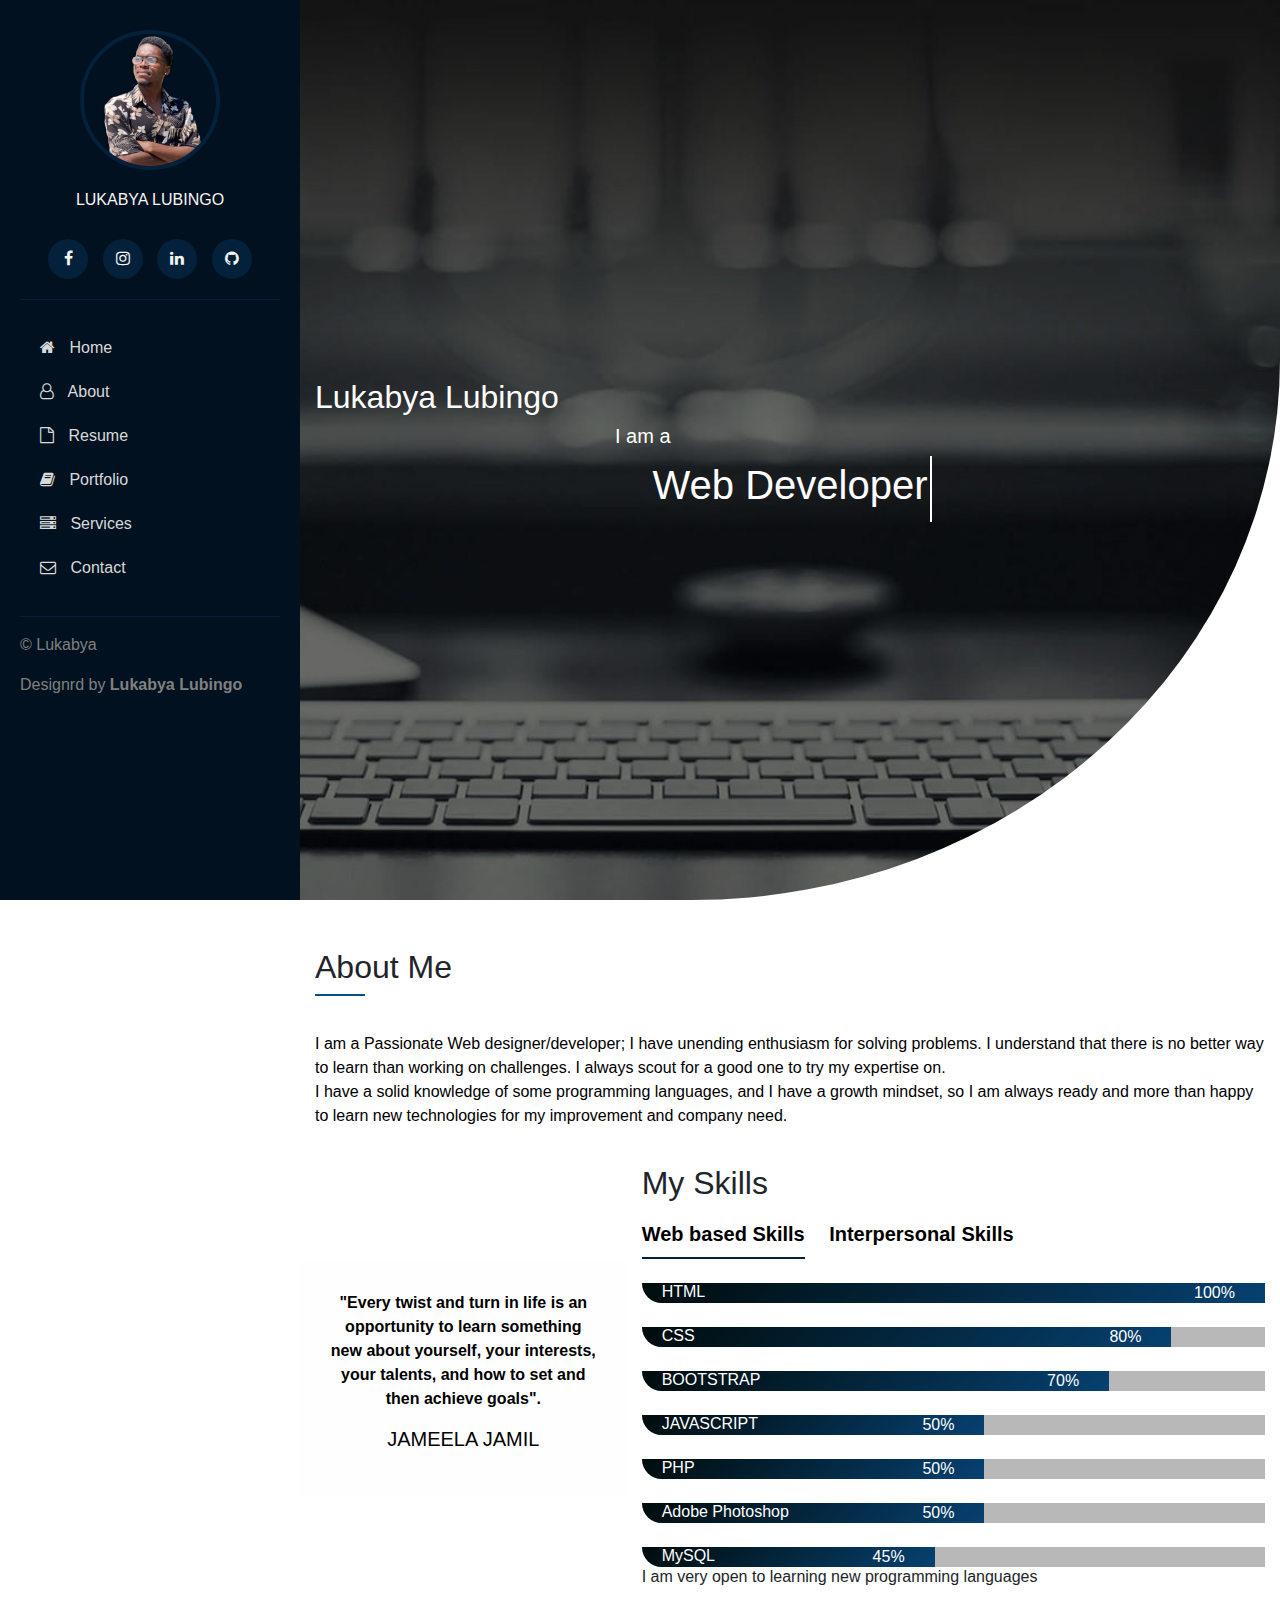
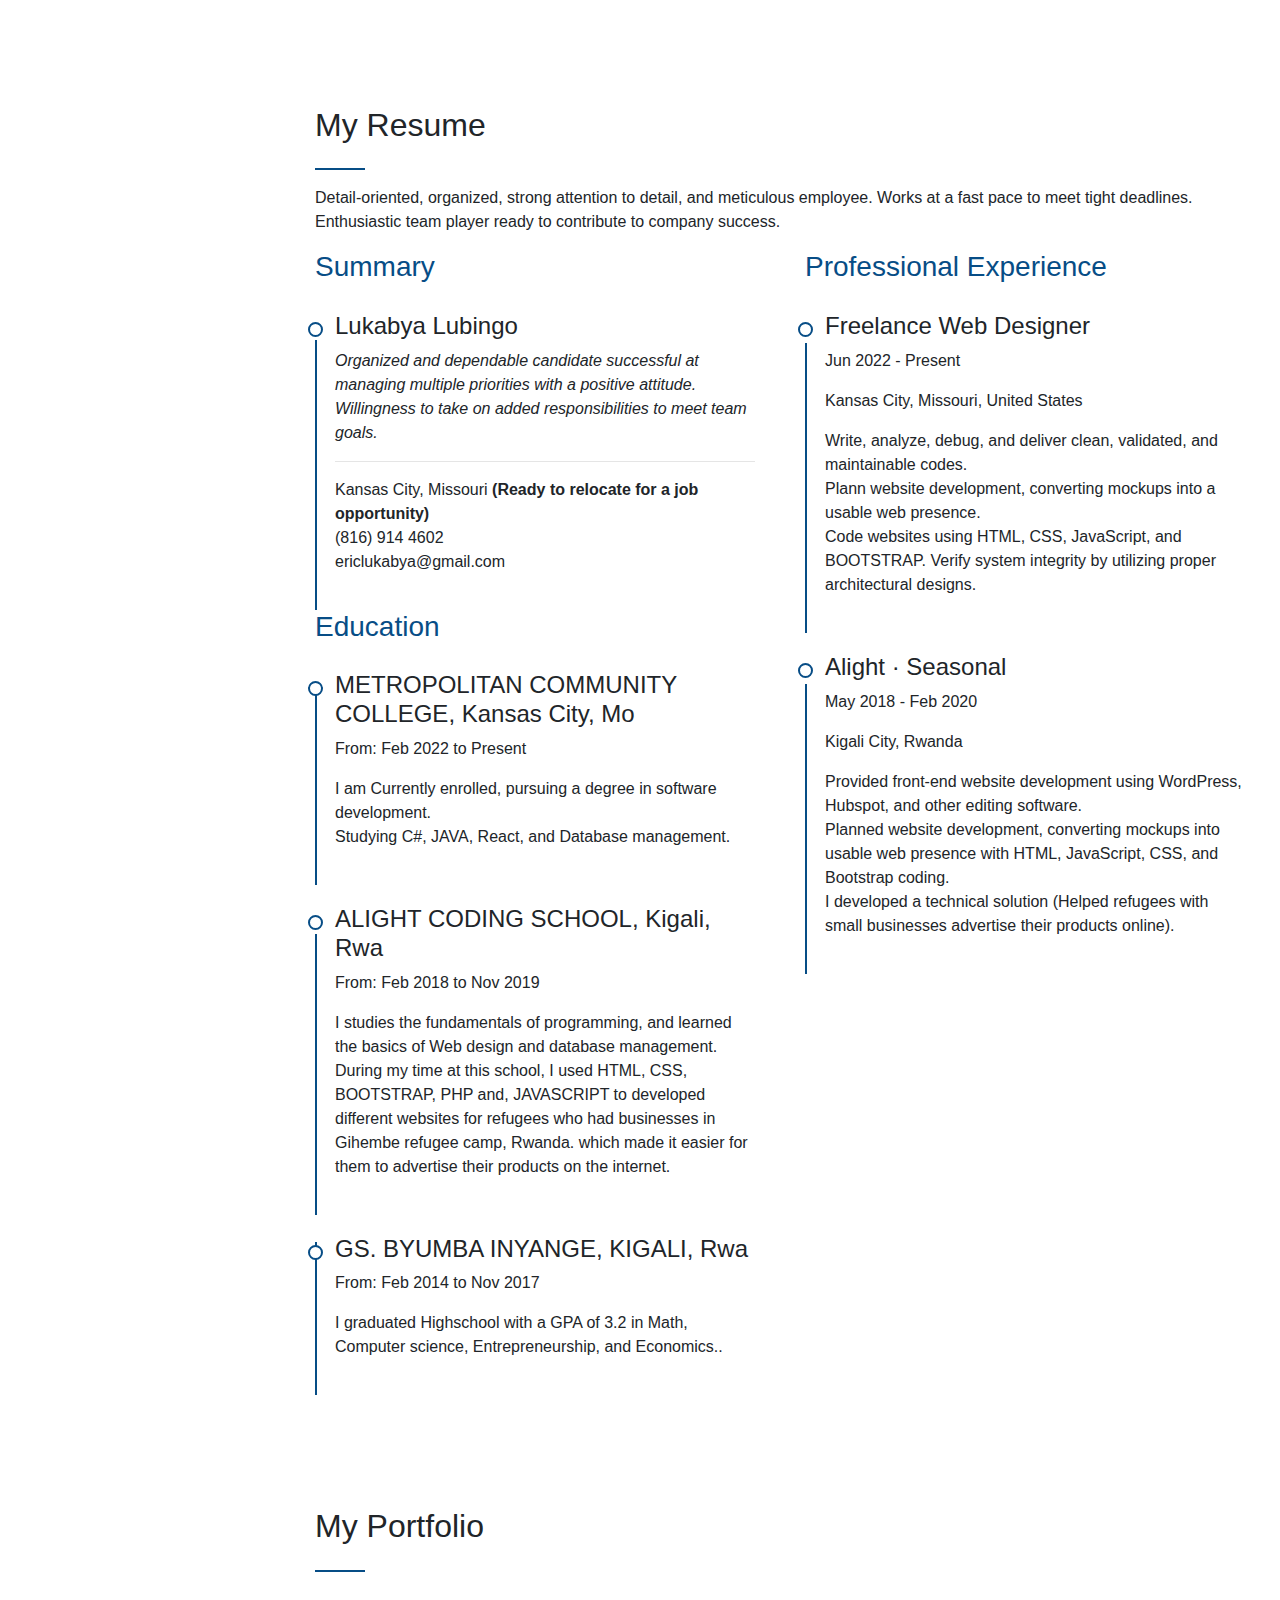
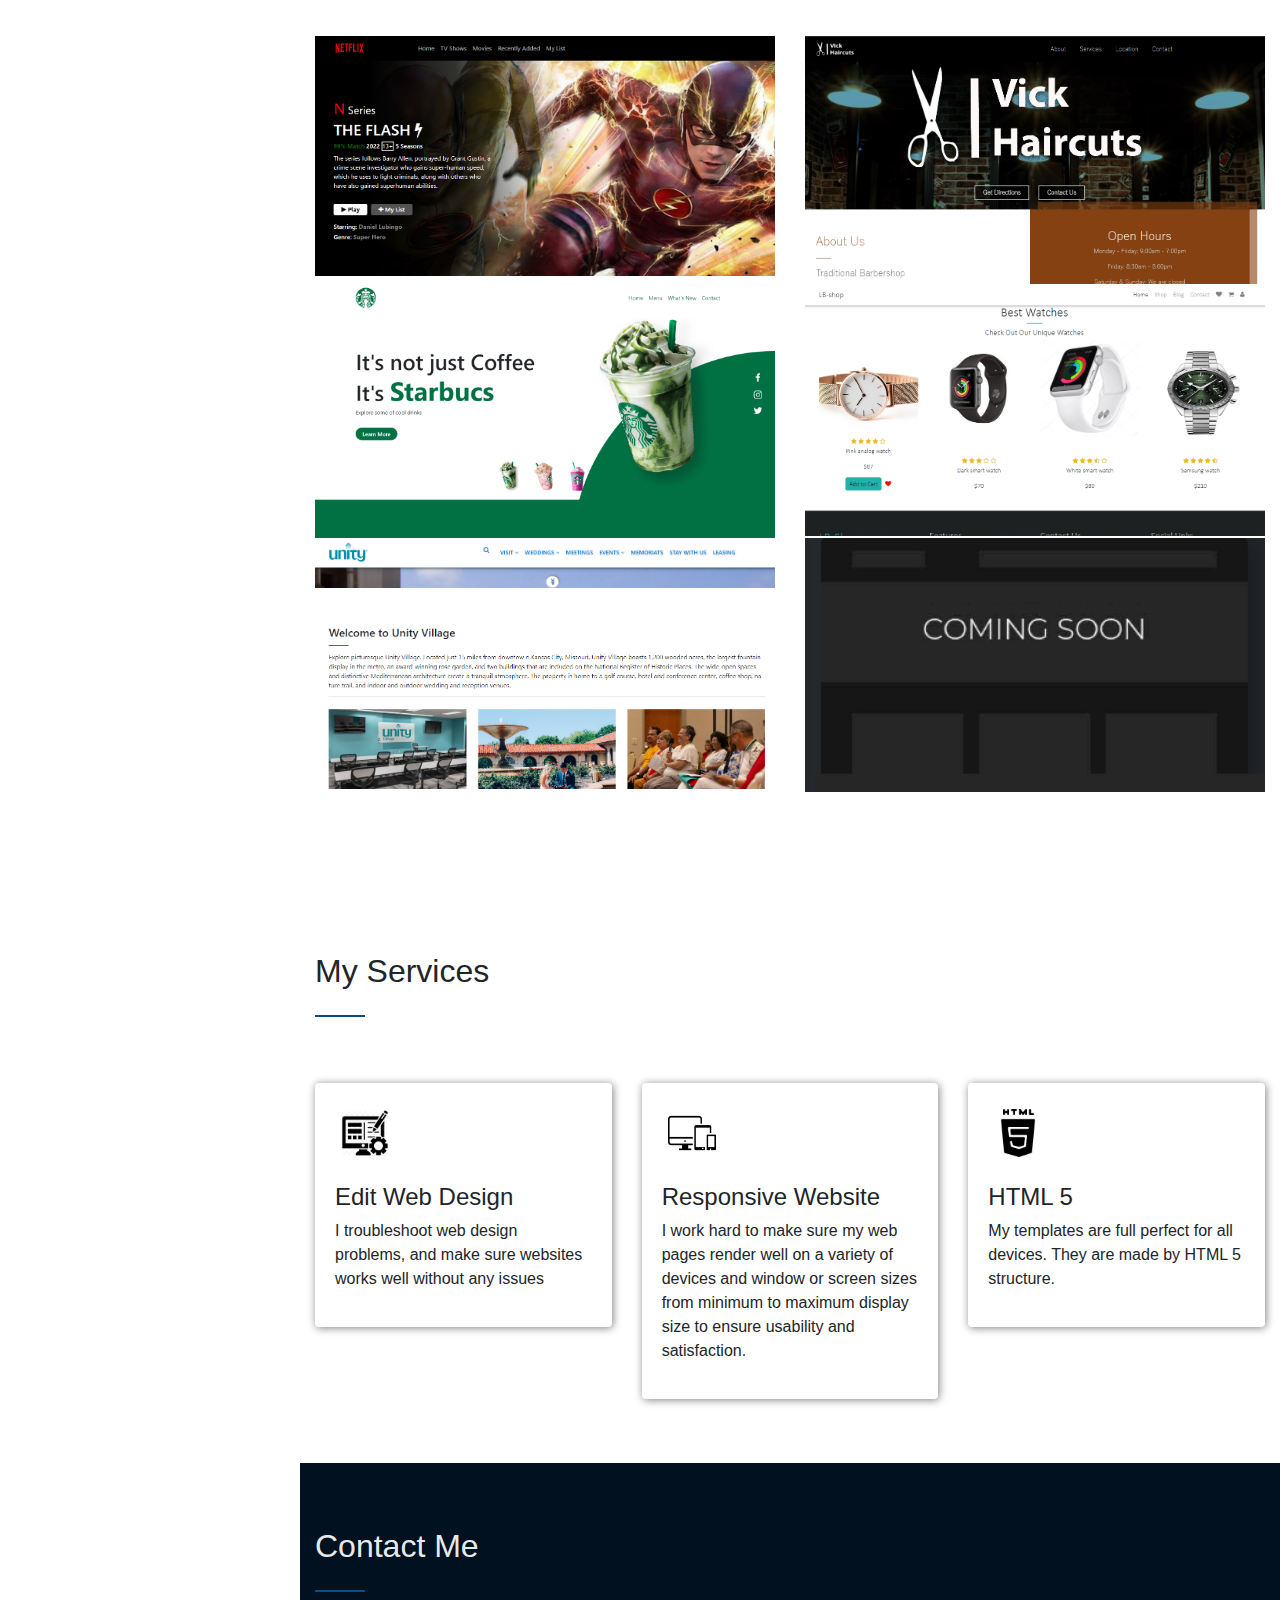
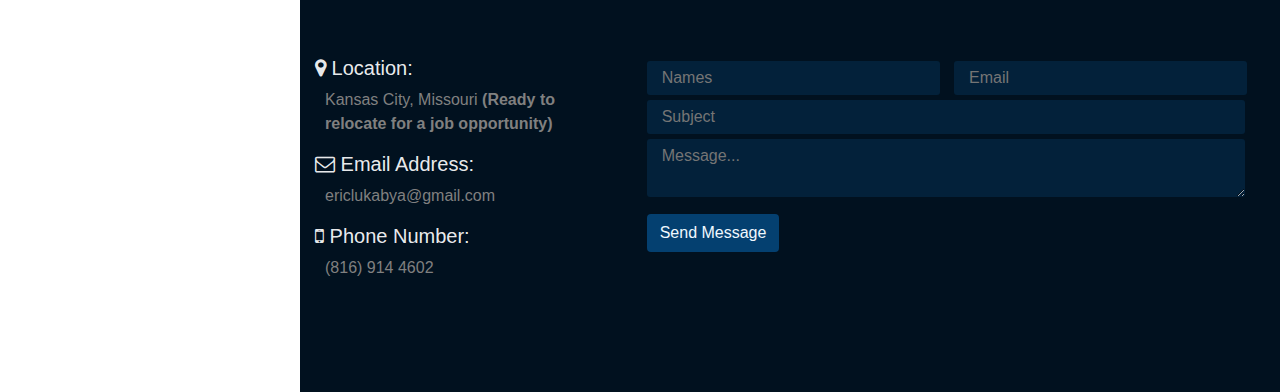
<file: index.html>
<!DOCTYPE html>
<html lang="en">
<head>
    <meta charset="UTF-8">
    <meta http-equiv="X-UA-Compatible" content="IE=edge">
    <meta name="viewport" content="width=device-width, initial-scale=1.0">
    <link rel="stylesheet" href="https://cdnjs.cloudflare.com/ajax/libs/font-awesome/4.7.0/css/font-awesome.min.css">
    <link rel="stylesheet" href="https://cdn.jsdelivr.net/npm/bootstrap@4.0.0/dist/css/bootstrap.min.css" integrity="sha384-Gn5384xqQ1aoWXA+058RXPxPg6fy4IWvTNh0E263XmFcJlSAwiGgFAW/dAiS6JXm" crossorigin="anonymous">
    <link rel="stylesheet" href="assets/css/style.css">
    <link rel="stylesheet" href="assets/css/responsive.css">
    <title>My Portfolio</title>
</head>
<body>
    <!---------------------------------------------- Navbar ---------------------------------------------->
    <input type="checkbox" name="checkNav" id="checkNav" style="display: none;">
    <label class="navBtn" for="checkNav"><i class="fa fa-bars"></i></label>
    <section id="navbar">
        <div id="nav">
            <div class="nav-head text-center">
                <img src="assets/images/myphoto.png" alt="">
                <h6>LUKABYA LUBINGO</h6>
                <button><i class="fa fa-facebook"></i></button>
                <button><i class="fa fa-instagram"></i></button>
                <a href="https://www.linkedin.com/in/lukabya-lubingo-114a54277/">
                    <button><i class="fa fa-linkedin"></i></button>
                </a>
                <a href="https://github.com/lukaby-eric">
                    <button><i class="fa fa-github"></i></button>
                </a>
            </div><p id="hr-line"></p>
            <ul id="myUl">
                <li><a href="#home"><i class="fa fa-home"></i> Home</a></li>
                <li><a href="#about"><i class="fa fa-user-o"></i> About</a></li>
                <li><a href="#resume"><i class="fa fa-file-o"></i> Resume</a></li>
                <li><a href="#portfolio"><i class="fa fa-book"></i> Portfolio</a></li>
                <li><a href="#services"><i class="fa fa-server"></i> Services</a></li>
                <li><a href="#footer"><i class="fa fa-envelope-o"></i> Contact</a></li>
                
            </ul><p id="hr-line"></p>
            <div class="lastcontent">
                <p>&copy; Lukabya</p>
                <p>Designrd by <b>Lukabya Lubingo</b></p>
            </div>
        </div>
    </section>

<section id="all-pages">

</section>
    <section id="all-pages">
        <!---------------------------------------------- Home ---------------------------------------------->
        <section id="home">
            <div class="container">
                <h2>Lukabya Lubingo</h2>
                <div id="home-descr">
                    <h5>I am a </h5> 
                    <div id="who-iam">
                        <div id="web-designer"><h1>Web Developer</h1></div>
                    </div>
                </div>
            </div>
        </section>



        <!---------------------------------------------- About ---------------------------------------------->

        <section id="about">
            <div class="container py-5">
                <div class="aboutme">
                    <h2>About Me</h2> <p id="titleLine"></p>
                    <div id="about-content">
                        <p>I am a Passionate Web designer/developer; I have unending enthusiasm 
                            for solving problems. I understand that there is no better way to
                             learn than working on challenges.
                              I always scout for a good one to try my expertise on. <br>
                              I have a solid knowledge of some programming languages, and I have a growth mindset, so I am
                               always ready and more than happy to learn new technologies for my
                              improvement and company need.
                            </p>
                    </div>
                </div>

                <div class="row">
                    <div class="col-md-4">
                        <p>"Every twist and turn in life is an opportunity to learn something
                            new about yourself, your interests, your talents, and how to set 
                            and then achieve goals".
                            <br> <h5>JAMEELA JAMIL</h5>
                        </p>
                    </div>
                    <div class="col-md-8">
                        <h2>My Skills</h2>
                        <button class="buttonn py-2" onclick="codingskills()" id="coding-btn">Web based Skills</button>
                        <button class="buttonn py-2" onclick="personalskills()" id="personal-btn">Interpersonal Skills</button>
                        <div id="skills">
                            <div class="skill">
                                <div class="skill-title">HTML</div>
                                <div class="skill-range"></div>
                                <div class="html skill-perentage">100%</div>
                            </div>
    
                            <div class="skill">
                                <div class="skill-title">CSS</div>
                                <div class="skill-range"></div>
                                <div class="css skill-perentage">80%</div>
                            </div>
    
                            <div class="skill">
                                <div class="skill-title">BOOTSTRAP</div>
                                <div class="skill-range"></div>
                                <div class="bs skill-perentage">70%</div>
                            </div>
    
                            <div class="skill">
                                <div class="skill-title">JAVASCRIPT</div>
                                <div class="skill-range"></div>
                                <div class="js skill-perentage">50%</div>
                            </div>
    
                            <div class="skill">
                                <div class="skill-title">PHP</div>
                                <div class="skill-range"></div>
                                <div class="php skill-perentage">50%</div>
                            </div>

                            <div class="skill">
                                <div class="skill-title">Adobe Photoshop</div>
                                <div class="skill-range"></div>
                                <div class="php skill-perentage">50%</div>
                            </div>
    
                            <div class="skill">
                                <div class="skill-title">MySQL</div>
                                <div class="skill-range"></div>
                                <div class="sql skill-perentage">45%</div>
                            </div>
    
                            <!-- <div class="skill">
                                <div class="skill-title">Python</div>
                                <div class="skill-range"></div>
                                <div class="react skill-perentage">25%</div>
                            </div>-->
                        </div>

                        <!--  -->
                        <div id="personal">
                            <div class="py-3">
                                <ul>
                                    <li>Communication Skills</li>
                                    <li>Strong attention to detail</li>
                                    <li>Quick learner</li>
                                    <li>Team worker</li>
                                </ul>
                            </div>
                        </div>
                        <h6>I am very open to learning new programming languages</h6>
                    </div>
                </div>
            </div>
        </section>
<!---------------------------------------------- Resume ---------------------------------------------->

<section id="resume">
    <div class="container py-5">
        <h2 class="py-3">My Resume</h2><p id="titleLine"></p>
        <p>
            Detail-oriented, organized, strong attention to detail, 
            and meticulous employee. Works at a fast pace to meet tight deadlines. 
            Enthusiastic team player ready to contribute to company success. 
        </p>

        <div class="row">
            <div class="col-lg-6">
                <div class="content">
                    <h3>Summary</h3>
                    <div id="resume-content">
                        <h4>Lukabya Lubingo</h4>
                        <i>Organized and dependable candidate successful at 
                            managing multiple priorities with a positive
                             attitude. Willingness to take on added 
                             responsibilities to meet team goals.</i> <hr>

                        <ul>
                            <li>Kansas City, Missouri <b>(Ready to relocate for a job opportunity)</b></li>
                            <li>(816) 914 4602</li>
                            <li>ericlukabya@gmail.com</li>
                        </ul>
                    </div>
                </div>

                <div class="content">
                    <h3>Education</h3>
                    <div id="resume-content">
                        <h4>METROPOLITAN COMMUNITY COLLEGE, Kansas City, Mo</h4>
                        <p id="year">From: Feb 2022 to Present</p>
                        <p id="descr">I am Currently enrolled, pursuing a degree in software development.
                            <br>Studying C#, JAVA, React, and Database management.
                        </p>

                    </div>
                    <div id="resume-content">
                        <h4>ALIGHT CODING SCHOOL, Kigali, Rwa</h4>
                        <p id="year">From: Feb 2018 to Nov 2019</p>
                        <p id="descr">I studies the fundamentals of programming,
                            and learned the basics of Web design and database management.<br>
                            During my time at this school, I used HTML, CSS, BOOTSTRAP, PHP and, JAVASCRIPT to 
                            developed different websites for refugees who had businesses in Gihembe refugee camp, 
                            Rwanda. which made it easier for them to advertise 
                            their products on the internet.</p>
                    </div>
                    <div id="resume-content">
                        <h4>GS. BYUMBA INYANGE, KIGALI, Rwa</h4>
                        <p id="year">From: Feb 2014 to Nov 2017</p>
                        <p id="descr">I graduated Highschool with a GPA of 3.2 in Math, 
                            Computer science, Entrepreneurship, and Economics..</p>
                    </div>
                </div>
                
            </div>

            <div class="col-lg-6">
                <div class="content">
                    <h3>Professional Experience</h3>
                    <div id="resume-content">
                        <h4>Freelance Web Designer</h4>
                        <p id="year">Jun 2022 - Present</p>
                        <p id="place">Kansas City, Missouri, United States</p>
                        <p>Write, analyze, debug, and deliver clean, validated, and maintainable codes.<br>
                            Plann website development, converting mockups
                             into a usable web presence. <br>
                            Code websites using HTML, CSS, JavaScript, and BOOTSTRAP.
                            Verify system integrity by utilizing proper architectural
                             designs.</p>
                    </div>
                
                    <div id="resume-content">
                        <h4>Alight · Seasonal</h4>
                        <p id="year">May 2018 - Feb 2020</p>
                        <p id="place">Kigali City, Rwanda</p>
                        <p>Provided front-end website development using WordPress, 
                            Hubspot, and other editing software. <br>
                            Planned website development, converting mockups into 
                            usable web presence with HTML, JavaScript, CSS, and Bootstrap coding. <br>
                            I developed a technical solution 
                            (Helped refugees with small businesses advertise their products online).</p>

                    </div>
                </div>
                
            </div>
            
        </div>
    </div>
</section>

<!---------------------------------------------- Portfolio ---------------------------------------------->



<section id="portfolio">
    <div class="container py-5">
        <h2 class="py-3">My Portfolio</h2><p id="titleLine"></p>
        <div class="row py-5">
            <div class="col-lg-6">
                <div class="Cont">
                    <div class="cont-img">
                        <img width="100%" src="assets/images/flash.png" alt="">
                        <div class="cont-btn">
                            <a href="assets/projects/netflix/index.html">
                                <button><i class="fa fa-plus"></i> Demo</button>
                            </a>    
                            <a href="https://lukaby-eric.github.io/netflix/">
                                <button><i class="fa fa-github"></i> Github</button>
                            </a>
                        </div>
                    </div>
                </div>
            </div>
            <div class="col-lg-6">
                <div class="Cont">
                    <div class="cont-img">
                        <img width="100%" src="assets/images/vick.png" alt="">
                        <div class="cont-btn">
                            <a href="assets/projects/victor/index.html">
                                <button><i class="fa fa-plus"></i> Demo</button>
                            </a> 
                            <a href="https://lukaby-eric.github.io/vick/">
                                <button><i class="fa fa-github"></i> Github</button>
                            </a>
                        </div>
                    </div>
                </div>
            </div>
            <div class="col-lg-6">
                <div class="Cont">
                    <div class="cont-img">
                        <img width="100%" src="assets/images/starb.png" alt="">
                        <div class="cont-btn">
                            <a href="assets/projects/starbucks/index.html">
                                <button><i class="fa fa-plus"></i> Demo</button>
                            </a> 
                            <a href="https://lukaby-eric.github.io/starbucks/">
                                <button><i class="fa fa-github"></i> Github</button>
                            </a>
                        </div>
                    </div>
                </div>
            </div>
            <div class="col-lg-6">
                <div class="Cont">
                    <div class="cont-img">
                        <img width="100%" src="assets/images/shop.png" alt="">
                        <div class="cont-btn">
                            <a href="assets/projects/shopping/index.html">
                                <button><i class="fa fa-plus"></i> Demo</button>
                            </a> 
                            <a href="https://lukaby-eric.github.io/lbshop/">
                                <button><i class="fa fa-github"></i> Github</button>
                            </a>
                        </div>
                    </div>
                </div>
            </div>
            <div class="col-lg-6">
                <div class="Cont">
                    <div class="cont-img">
                        <img width="100%" src="assets/images/unity.png" alt="">
                        <div class="cont-btn">
                            <a href="assets/projects/unity/index.html">
                                <button><i class="fa fa-plus"></i> Demo</button>
                            </a> 
                            <a href="https://lukaby-eric.github.io/unity/">
                                <button><i class="fa fa-github"></i> Github</button>
                            </a>
                        </div>
                    </div>
                </div>
            </div>
            <div class="col-lg-6">
                <div class="Cont">
                    <div class="cont-img">
                        <img width="100%" src="assets/images/soon.png" alt="">
                        <div class="cont-btn">
                            <button><i class="fa fa-plus"></i> Demo</button>
                            <button><i class="fa fa-github"></i> Github</button>
                        </div>
                    </div>
                </div>
            </div>
        </div>
    </div>
</section>

<!---------------------------------------------- Services ---------------------------------------------->



<section id="services">
    <div class="container py-5">
        <h2 class="py-3">My Services</h2><p id="titleLine"></p>
        <div class="row py-3">
            <div class="col-md-4">
                <div id="card">
                    <div class="service-title">
                        <img src="assets/images/sett.png" alt="">
                    </div>
                    <div class="service-content">
                        <h4>Edit Web Design</h4>
                        <p>I troubleshoot web design problems, 
                            and make sure websites works well without any issues
                        </p>
                    </div>
                </div>
            </div>
            <div class="col-md-4">
                <div id="card">
                    <div class="service-title">
                        <img src="assets/images/respon.png" alt="">
                    </div>
                    <div class="service-content">
                        <h4>Responsive Website</h4>
                        <p>I work hard to make sure my  
                            web pages render well on a variety of devices and window or screen
                             sizes from minimum to maximum display size to 
                             ensure usability and satisfaction.
                        </p>
                    </div>
                </div>
            </div>
            <div class="col-md-4">
                <div id="card">
                    <div class="service-title">
                        <img src="assets/images/html5-icon-png-4.png" alt="">
                    </div>
                    <div class="service-content">
                        <h4>HTML 5</h4>
                        <p>My templates are full perfect for all devices. They are made by HTML 5 structure.
                        </p>
                    </div>
                </div>
            </div>
        </div>
    </div>
</section>

<!---------------------------------------------- contact ---------------------------------------------->


<section id="footer">
    <div class="container py-5">
        <h2 class="py-3">Contact Me</h2><p id="titleLine"></p>
        <div class="row py-5">
            <div class="col-lg-4" id="info">
                <h5><i class="fa fa-map-marker"></i> Location:</h5>
                <p>Kansas City, Missouri <b>(Ready to relocate for a job opportunity)</b></p>
                <h5><i class="fa fa-envelope-o"></i> Email Address:</h5>
                <p>ericlukabya@gmail.com</p>
                <h5><i class="fa fa-mobile"></i> Phone Number:</h5>
                <p>(816) 914 4602</p>
            </div>

            <div class="col-lg-8" id="conta-form">
                <form action="https://formsubmit.co/ericlukabya@gmail.com" method="POST">
                    <input type="text" name="name" id="small-inpt" placeholder="Names" required>
                    <input type="text" name="email" id="small-inpt" placeholder="Email" required><br>
                    <input type="text" name="subject" class="form-inpt" placeholder="Subject" required><br>
                    <textarea name="" name="message" id="" class="form-inpt" placeholder="Message..." required></textarea><br>
                    <input type="hidden" name="next" value="https://lukaby-eric.github.io/lukabya/">
                    <input type="hidden" name="_captcha" value="false">
                    <button type="submit" class="btn btn">Send Message</button>
                </form>
            </div>
        </div>
    </div>
</section>







    </section>
<!-- -------------------------------------------- Bottstrap js links--------------------- -->
      <script src="https://code.jquery.com/jquery-3.2.1.slim.min.js" integrity="sha384-KJ3o2DKtIkvYIK3UENzmM7KCkRr/rE9/Qpg6aAZGJwFDMVNA/GpGFF93hXpG5KkN" crossorigin="anonymous"></script>
      <script src="https://cdn.jsdelivr.net/npm/popper.js@1.12.9/dist/umd/popper.min.js" integrity="sha384-ApNbgh9B+Y1QKtv3Rn7W3mgPxhU9K/ScQsAP7hUibX39j7fakFPskvXusvfa0b4Q" crossorigin="anonymous"></script>
      <script src="https://cdn.jsdelivr.net/npm/bootstrap@4.0.0/dist/js/bootstrap.min.js" integrity="sha384-JZR6Spejh4U02d8jOt6vLEHfe/JQGiRRSQQxSfFWpi1MquVdAyjUar5+76PVCmYl" crossorigin="anonymous"></script>
      <script src="assets/js/script.js"></script>

    </body>
</html>
</file>
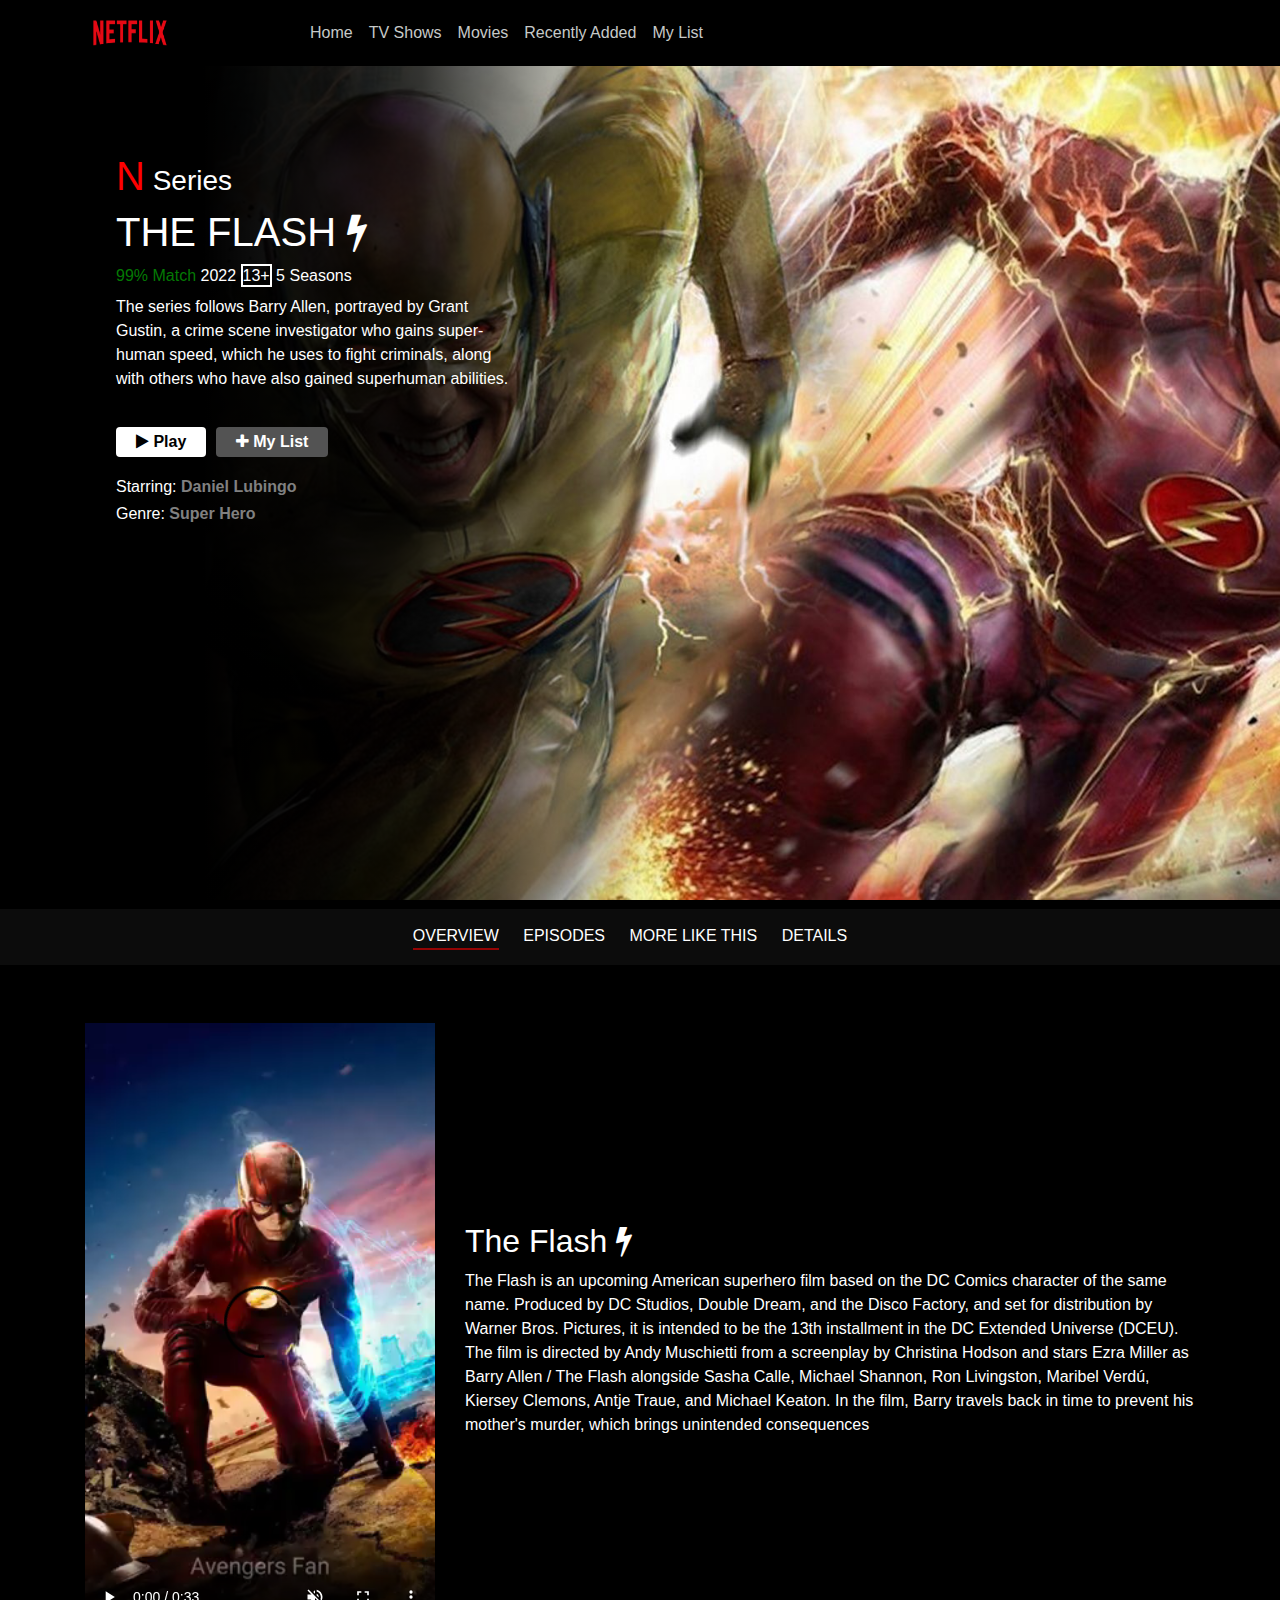
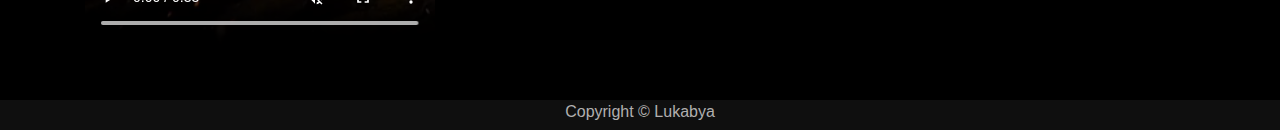
<file: assets/projects/netflix/index.html>
<!DOCTYPE html>
<html lang="en">
<head>
    <meta charset="UTF-8">
    <meta http-equiv="X-UA-Compatible" content="IE=edge">
    <meta name="viewport" content="width=device-width, initial-scale=1.0">
    <link rel="stylesheet" href="https://cdnjs.cloudflare.com/ajax/libs/font-awesome/4.7.0/css/font-awesome.min.css">
    <link rel="stylesheet" href="https://cdn.jsdelivr.net/npm/bootstrap@4.0.0/dist/css/bootstrap.min.css" integrity="sha384-Gn5384xqQ1aoWXA+058RXPxPg6fy4IWvTNh0E263XmFcJlSAwiGgFAW/dAiS6JXm" crossorigin="anonymous">
    <link rel="stylesheet" href="assets/css/style.css">
    <link rel="stylesheet" href="assets/css/responsive.css">
    <title>My Netflix</title>
</head>
<body>

    <div class="circle"></div>
    <!---------------------------------------------- Navbar ---------------------------------------------->
    <nav class="navbar navbar-expand-lg navbar-light" id="navbar">
        <div class="container">
            <a class="navbar-brand" href="#home "><img src="assets/images/logo3.png" alt=""></a>
            <button id="nav-btn" class="navbar-toggler" type="button" data-toggle="collapse" data-target="#navbarNavAltMarkup" aria-controls="navbarNavAltMarkup" aria-expanded="false" aria-label="Toggle navigation">
            <span class="navbar-toggler-icon"></span>
            </button>
            <div class="collapse navbar-collapse" id="navbarNavAltMarkup">
            <div class="navbar-nav" id="nav-links">
                <div><a class="nav-item nav-link" href="#home">Home</a></div>
                <div><a class="nav-item nav-link" href="#shows">TV Shows</a></div>
                <div><a class="nav-item nav-link" href="#movies">Movies</a></div>
                <div><a class="nav-item nav-link" href="#added">Recently Added</a></div>
                <div><a class="nav-item nav-link" href="#mylist">My List</a></div>
            </div>
            </div>
        </div>
    </nav>  

<!---------------------------------------------- HOME ---------------------------------------------->
<br><br>
<section id="home">
    <div class="row py-5">
        <div class="col-lg-6">
            <h3><span>N</span> Series</h3>
            <h1>THE FLASH <i class="fa fa-flash"></i></h1>
            <h6><span>99% Match</span> 2022 <button>13+</button> 5 Seasons</h6>
            <p>The series follows Barry Allen, portrayed by Grant Gustin, a 
                crime scene investigator who gains super-human speed, 
                which he uses to fight criminals, along with others
                 who have also gained superhuman abilities.</p>
                <button id="playBtn"><i class="fa fa-play"></i> Play</button>
                <button id="listBtn"><i class="fa fa-plus"></i> My List</button>

                <h6>Starring: <strong style="color:grey">Daniel Lubingo</strong></h6>
                <h6>Genre: <strong style="color:grey">Super Hero</strong></h6>
        </div>
    </div>
</section>

<div id="sub">
    <div class="subList">
        <button id="overBtn" onclick="overviewBt()">OVERVIEW</button> 
        <button id="epiBtn" onclick="episodesBt()">EPISODES</button> 
        <button id="moreBtn" onclick="moreBt()">MORE LIKE THIS</button> 
        <button id="detailBtn" onclick="detailBt()">DETAILS</button>
    </div>
</div>

<!-- -------------------------------------------- About--------------------- -->
<section id="about">
    <div class="container">
        <!-- overview -->
        <div id="overview">
            <div class="row py-5">
                <div class="col-lg-4">
                    <video autoplay muted repeat  controls loop>
                        <source src="assets/images/flashvid.mp4" type="video/mp4">
                      </video>
                </div>
                <div class="col-lg-8">
                    <div class="py-3">
                        <h2>The Flash <i class="fa fa-flash"></i></h2>
                        <p>The Flash is an upcoming American superhero film based on the DC Comics 
                            character of the same name. Produced by DC Studios, Double Dream, 
                            and the Disco Factory, and set for distribution by Warner Bros.
                             Pictures, it is intended to be the 13th installment in the DC Extended Universe (DCEU).
                              The film is directed by Andy Muschietti from a screenplay by 
                              Christina Hodson and stars Ezra Miller as Barry Allen / The Flash 
                              alongside Sasha Calle, Michael Shannon, Ron Livingston, Maribel Verdú, Kiersey 
                              Clemons, Antje Traue, and Michael Keaton. In the film, 
                              Barry travels back in time to prevent his mother's
                             murder, which brings unintended consequences</p>
                    </div>
                </div>
            </div>
        </div>
        <!-- overview -->
        <div id="episodes">
            <div class="row py-5">
                <div class="col-md-2">
                    <div class="card">
                        <div class="card-header">
                            <img id="cardImg" src="assets/images/epi1.jpg" alt="">
                        </div>
                        <div class="card-content">
                            <h5>The Flash</h5>
                            <h6>Season 1</h6>
                            <button><i class="fa fa-play"></i> Watch</button>
                        </div>
                    </div>
                </div>

                <div class="col-md-2">
                    <div class="card">
                        <div class="card-header">
                            <img id="cardImg" src="assets/images/epi2.webp" alt="">
                        </div>
                        <div class="card-content">
                            <h5>The Flash</h5>
                            <h6>Season 2</h6>
                            <button><i class="fa fa-play"></i> Watch</button>
                        </div>
                    </div>
                </div>

                <div class="col-md-2">
                    <div class="card">
                        <div class="card-header">
                            <img id="cardImg" src="assets/images/epi3.jpg" alt="">
                        </div>
                        <div class="card-content">
                            <h5>The Flash</h5>
                            <h6>Season 3</h6>
                            <button><i class="fa fa-play"></i> Watch</button>
                        </div>
                    </div>
                </div>

                <div class="col-md-2">
                    <div class="card">
                        <div class="card-header">
                            <img id="cardImg" src="assets/images/epi4.jpg" alt="">
                        </div>
                        <div class="card-content">
                            <h5>The Flash</h5>
                            <h6>Season 4</h6>
                            <button><i class="fa fa-play"></i> Watch</button>
                        </div>
                    </div>
                </div>

                <div class="col-md-2">
                    <div class="card">
                        <div class="card-header">
                            <img id="cardImg" src="assets/images/epi5.webp" alt="">
                        </div>
                        <div class="card-content">
                            <h5>The Flash</h5>
                            <h6>Season 5</h6>
                            <button><i class="fa fa-play"></i> Watch</button>
                        </div>
                    </div>
                </div>

                <div class="col-md-2">
                    <div class="card">
                        <div class="card-header">
                            <img id="cardImg" src="assets/images/epi6.jpg" alt="">
                        </div>
                        <div class="card-content">
                            <h5>The Flash</h5>
                            <h6>Season 6</h6>
                            <button><i class="fa fa-play"></i> Watch</button>
                        </div>
                    </div>
                </div>

                <div class="col-md-2">
                    <div class="card">
                        <div class="card-header">
                            <img id="cardImg" src="assets/images/epi7.webp" alt="">
                        </div>
                        <div class="card-content">
                            <h5>The Flash</h5>
                            <h6>Season 7</h6>
                            <button><i class="fa fa-play"></i> Watch</button>
                        </div>
                    </div>
                </div>

                <div class="col-md-2">
                    <div class="card">
                        <div class="card-header">
                            <img id="cardImg" src="assets/images/epi8.jpg" alt="">
                        </div>
                        <div class="card-content">
                            <h5>The Flash</h5>
                            <h6>Season 8</h6>
                            <button><i class="fa fa-play"></i> Watch</button>
                        </div>
                    </div>
                </div>

                <div class="col-md-2">
                    <div class="card">
                        <div class="card-header">
                            <img id="cardImg" src="assets/images/epi9.webp" alt="">
                        </div>
                        <div class="card-content">
                            <h5>The Flash</h5>
                            <h6>Season 9</h6>
                            <button><i class="fa fa-play"></i> Watch</button>
                        </div>
                    </div>
                </div>
            </div>
        </div>

        <!-- related movies -->

        <section id="related">
            <div class="container">
                <div class="row">
                    <div class="col-md-4">
                        <div class="card">
                            <div class="card-header">
                                <img src="assets/images/captain-marvel.jpg" id="overImg">
                            </div>
                            <div class="content container">
                                <div class="card-title">
                                    <h5>Captain marvel</h5>   
                                </div>
                                
                                <p>An extraterrestrial Kree warrior who finds herself
                                     caught in the middle of an intergalactic
                                      battle between her people and the Skrulls.
                                </p>
                                <button id="playBtn"><i class="fa fa-play"></i> Play</button>
                                <button id="listBtn"><i class="fa fa-plus"></i> My List</button>
                            </div>
                        </div>
                    </div>

                    <div class="col-md-4">
                        <div class="card">
                            <div class="card-header">
                                <img src="assets/images/avengers.webp" id="overImg">
                            </div>
                            <div class="content container">
                                <div class="card-title">
                                    <h5>The Avengers</h5>   
                                </div>
                                
                                <p>When Thor's evil brother, Loki (Tom Hiddleston),
                                     gains access to the unlimited power of the energy 
                                     cube called the Tesseract, Nick Fury (Samuel L. Jackson), 
                                     director of S.H.I.E.L.D., 
                                </p>
                                <button id="playBtn"><i class="fa fa-play"></i> Play</button>
                                <button id="listBtn"><i class="fa fa-plus"></i> My List</button>
                            </div>
                        </div>
                    </div>

                    <div class="col-md-4">
                        <div class="card">
                            <div class="card-header">
                                <img src="assets/images/apider.jpg" id="overImg">
                            </div>
                            <div class="content container">
                                <div class="card-title">
                                    <h5>Spiderman 3</h5>   
                                </div>
                                
                                <p>Peter Parker (Tobey Maguire) and M.J. 
                                    (Kirsten Dunst) seem to finally be on the right track i
                                    n their complicated relationship.
                                </p>
                                <button id="playBtn"><i class="fa fa-play"></i> Play</button>
                                <button id="listBtn"><i class="fa fa-plus"></i> My List</button>
                            </div>
                        </div>
                    </div>
                </div>
            </div>
        </section>

        <!-- details -->

        <section id="details">
            <div class="container py-5">
                <div class="row">
                    <div class="col-lg-6">
                        <img src="assets/images/flash.jpg" alt="">
                    </div>
                    <div class="col-lg-6">
                        <h6><b>Series name: </b> The Flash</h6>
                        <h6><b>Seasons: </b> 9</h6>
                        <h6><b>Episodes: </b> 184</h6>
                        <h6><b>Release date: </b> June 16, 2023</h6>
                        <h6><b>Budget: </b> $200 - 220 million</h6>
                        <h6><b>Actors: </b> Cast ; Ezra Miller · Barry 
                            Allen / The Flash ; Sasha Calle · Kara Zor-El / Supergirl ; 
                            Michael Shannon · General Zod ; Ron Livingston 
                            · Henry Allen ; Maribel Verdú </h6> <br>
                        

                        <p>The series follows Barry Allen, portrayed by Grant Gustin, a 
                            crime scene investigator who gains super-human speed, 
                            which he uses to fight criminals, along with others
                             who have also gained superhuman abilities.</p>

                    </div>
                </div>
            </div>
        </section>
        
    </div>
</section>

<section id="footer">
    <div class="footer">
        <p>Copyright &copy; Lukabya </p>
    </div>
</section>

<!-- -------------------------------------------- Bottstrap js links--------------------- -->
      <script src="https://code.jquery.com/jquery-3.2.1.slim.min.js" integrity="sha384-KJ3o2DKtIkvYIK3UENzmM7KCkRr/rE9/Qpg6aAZGJwFDMVNA/GpGFF93hXpG5KkN" crossorigin="anonymous"></script>
      <script src="https://cdn.jsdelivr.net/npm/popper.js@1.12.9/dist/umd/popper.min.js" integrity="sha384-ApNbgh9B+Y1QKtv3Rn7W3mgPxhU9K/ScQsAP7hUibX39j7fakFPskvXusvfa0b4Q" crossorigin="anonymous"></script>
      <script src="https://cdn.jsdelivr.net/npm/bootstrap@4.0.0/dist/js/bootstrap.min.js" integrity="sha384-JZR6Spejh4U02d8jOt6vLEHfe/JQGiRRSQQxSfFWpi1MquVdAyjUar5+76PVCmYl" crossorigin="anonymous"></script>
      <script src="assets/js/script.js"></script>

    </body>
</html>
</file>
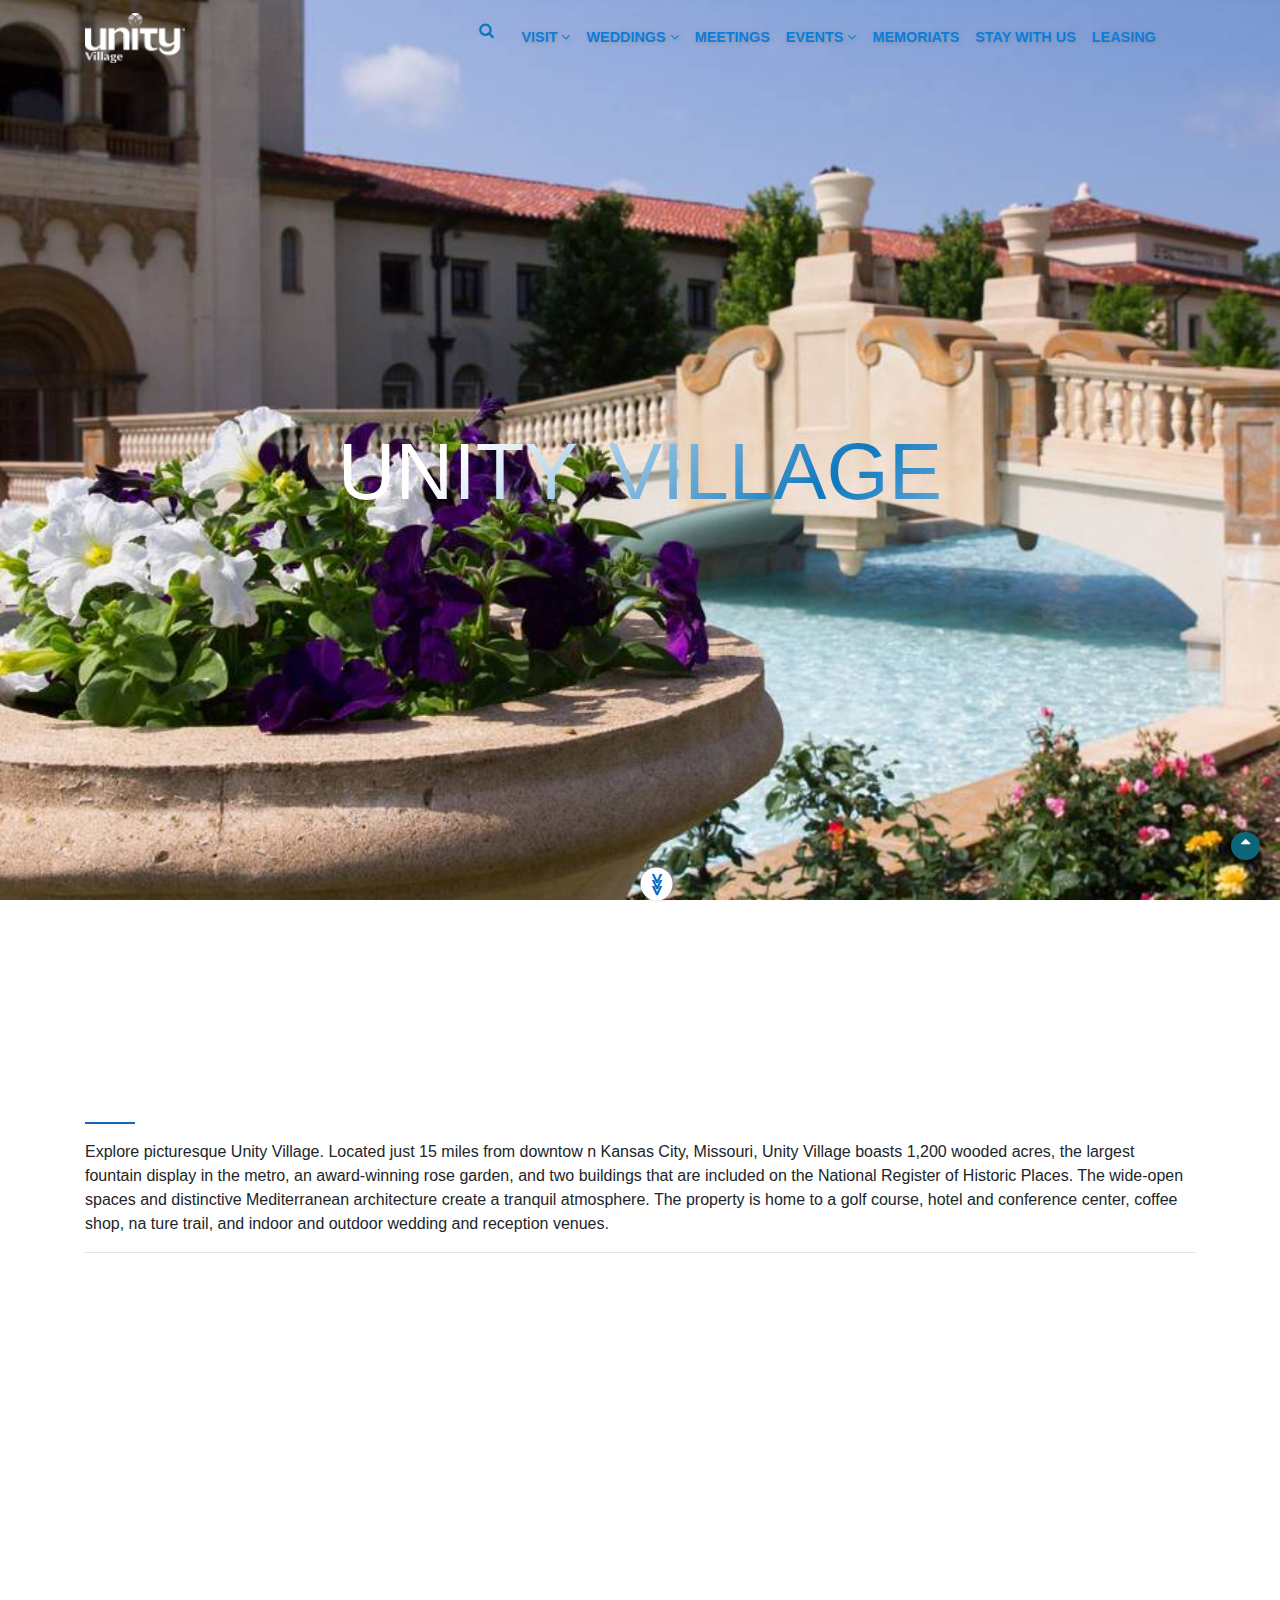
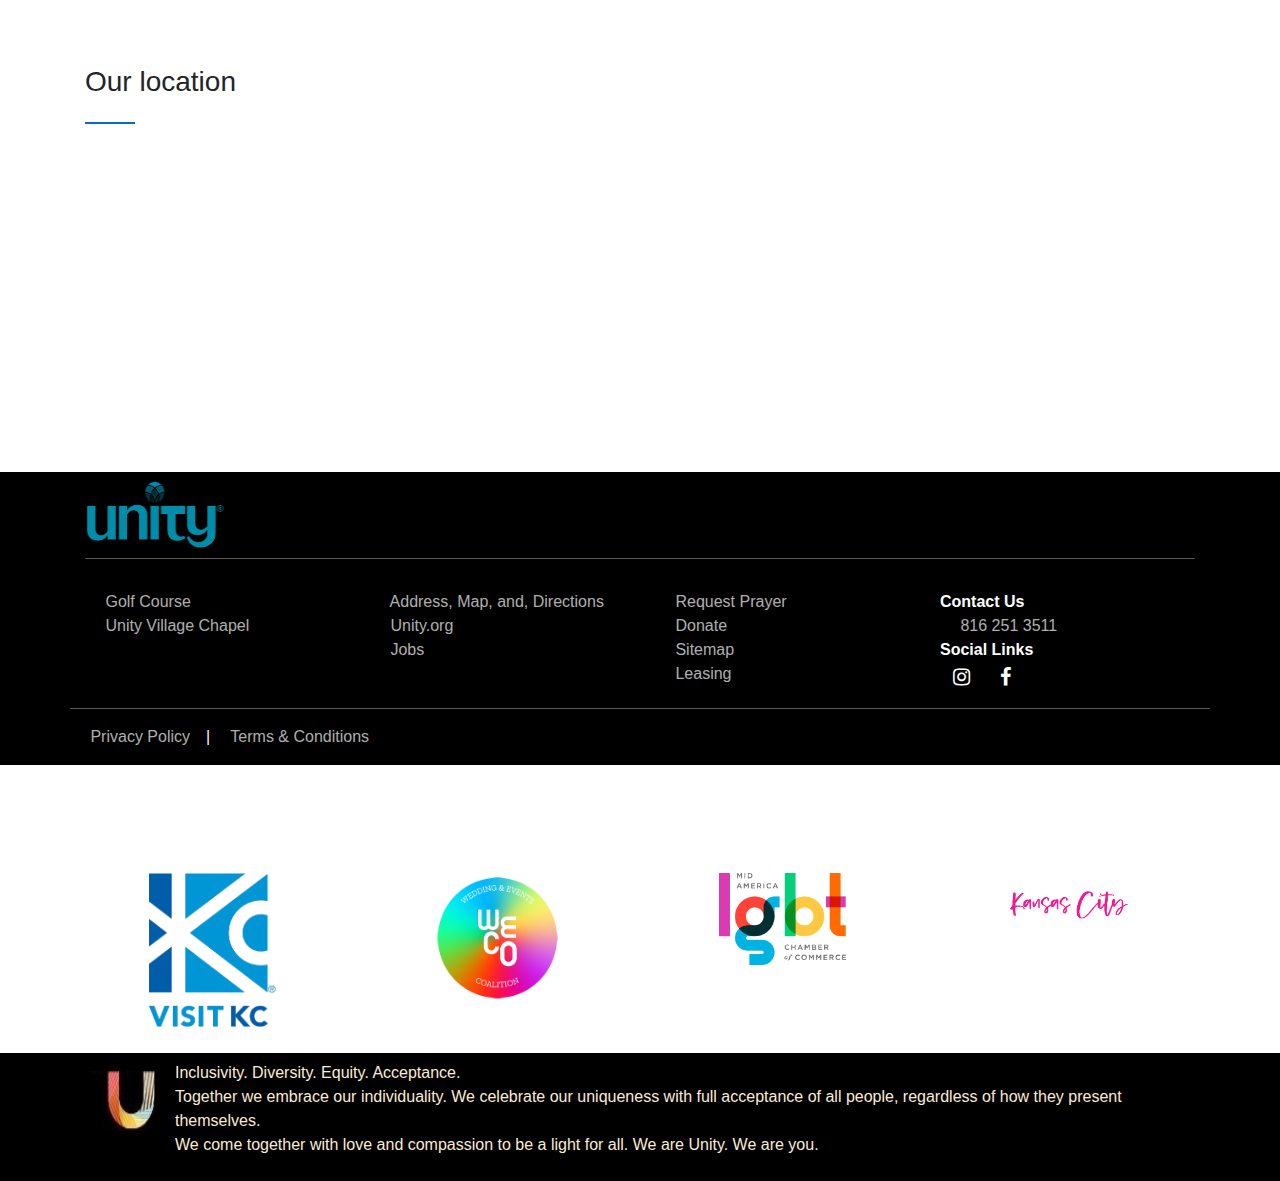
<file: assets/projects/unity/index.html>
<!DOCTYPE html>
<html lang="en">
<head>
    <meta charset="UTF-8">
    <meta http-equiv="X-UA-Compatible" content="IE=edge">
    <meta name="viewport" content="width=device-width, initial-scale=1.0">
    <link rel="stylesheet" href="https://unpkg.com/aos@next/dist/aos.css">
    <link rel="stylesheet" href="https://cdnjs.cloudflare.com/ajax/libs/font-awesome/4.7.0/css/font-awesome.min.css">
    <link rel="stylesheet" href="https://cdn.jsdelivr.net/npm/bootstrap@4.0.0/dist/css/bootstrap.min.css" integrity="sha384-Gn5384xqQ1aoWXA+058RXPxPg6fy4IWvTNh0E263XmFcJlSAwiGgFAW/dAiS6JXm" crossorigin="anonymous">
    <link rel="stylesheet" href="assets/css/style.css">
    <title>Unity Website</title>
</head>
<body>
    <!---------------------------------------------- Navbar ---------------------------------------------->
    <section id="toppp"></section>
    <nav class="navbar navbar-expand-lg navbar-light" id="navbar">
        <div class="container">
            <a class="navbar-brand" href="#"><img id="logoimg" src="assets/images/logo2.png" alt=""></a>
            <button id="nav-btn" class="navbar-toggler" type="button" data-toggle="collapse" data-target="#navbarNavAltMarkup" aria-controls="navbarNavAltMarkup" aria-expanded="false" aria-label="Toggle navigation">
            <span class="navbar-toggler-icon"></span>
            </button>
            <div class="collapse navbar-collapse" id="navbarNavAltMarkup">
            <div class="navbar-nav" id="nav-links">
                <div id="search-container">
                    <button type="submit"><i class="fa fa-search"></i></button>
                    <div id="rearch-inp">
                        <input type="search" placeholder="Search...">
                    </div>
                </div>
                <div id="drop">
                    <a class="nav-item nav-link">Visit <i class="fa fa-angle-down"></i></a>
                    <div id="drop-c">
                        <ul>
                            <li><i class="fa fa-angle-double-right" id="angleright"></i> visit</li>
                            <li><i class="fa fa-angle-double-right" id="angleright"></i> Photography</li>
                            <li><i class="fa fa-angle-double-right" id="angleright"></i> Brick pavers</li>
                            <li><i class="fa fa-angle-double-right" id="angleright"></i> Golf course</li>
                            <li><i class="fa fa-angle-double-right" id="angleright"></i> Labyrinch</li>
                        </ul>
                    </div>
                </div>
                <div id="drop">
                    <a class="nav-item nav-link">Weddings <i class="fa fa-angle-down"></i></a>
                    <div id="drop-c">
                        <ul>
                            <li><i class="fa fa-angle-double-right" id="angleright"></i> Weddings</li>
                            <li><i class="fa fa-angle-double-right" id="angleright"></i> Ceremonies</li>
                            <li><i class="fa fa-angle-double-right" id="angleright"></i> Receptions</li>
                            <li><i class="fa fa-angle-double-right" id="angleright"></i> Receptions</li>
                            <li><i class="fa fa-angle-double-right" id="angleright"></i> Catering</li>
                        </ul>
                    </div>
                </div>
                <div><a class="nav-item nav-link" href="#">Meetings</a></div>
                <div id="drop">
                    <a class="nav-item nav-link">Events <i class="fa fa-angle-down"></i></a>
                    <div id="drop-c">
                        <ul>
                            <li><i class="fa fa-angle-double-right" id="angleright"></i> Events</li>
                            <li><i class="fa fa-angle-double-right" id="angleright"></i> Retreats & events Calendar</li>
                            <li><i class="fa fa-angle-double-right" id="angleright"></i> Customize a group retreats</li>
                        </ul>
                    </div>
                </div>
                <div><a class="nav-item nav-link" href="#">Memoriats</a></div>
                <div><a class="nav-item nav-link" href="#">Stay with us</a></div>
                <div><a class="nav-item nav-link" href="#">Leasing</a></div>
            </div>
            </div>
        </div>
      </nav>  

<!---------------------------------------------- HOME ---------------------------------------------->
<section id="home">
   <div class="container">
        <h1>UNITY VILLAGE</h1>
        <div id="arrow-d">
            <a href="#about"><button>&#8920;</button></a>
        </div>
   </div>
</section>


<!---------------------------------------------- ABOUR ---------------------------------------------->
<section id="about">
    <div class="container pt-5">
         <h3 class="pt-5 pb-2" data-aos="fade-right">Welcome to Unity Village</h3><p id="small-line"></p>
         <p>Explore picturesque Unity Village. Located just 15 miles from downtow
            n Kansas City, Missouri, Unity Village boasts 1,200 wooded acres, the largest fountain 
            display in the metro, an award-winning rose garden, and two buildings that are included 
            on the National Register of Historic Places. The wide-open spaces and distinctive Mediterranean 
            architecture create a tranquil atmosphere. The property is home to a golf course, hotel and 
            conference center, coffee shop, na
            ture trail, and indoor and outdoor wedding and reception venues.</p>
            <hr>
    </div>
 </section>

<section id="services">
    <div class="container py-3">
        <div class="row">
            <div class="col-lg-4 col-md-12 col-sm-12">
                <div id="card" data-aos="flip-up">
                    <div id="card-header1"></div>
                    <div id="card-content">
                        <div>
                            <h6 class="py-4">MEETING SPACE</h6>
                            <p class="lin"></p>
                            <a href="#"><button>View</button></a>
                        </div>
                    </div>
                </div>
            </div>

            <div class="col-lg-4 col-md-12 col-sm-12">
                <div id="card" data-aos="zoom-in">
                    <div id="card-header2"></div>
                    <div id="card-content">
                        <div>
                            <h6 class="py-4">WEDDINGS</h6>
                            <p class="lin"></p>
                            <a href="#"><button>View</button></a>
                        </div>
                        
                    </div>
                </div>
            </div>

            <div class="col-lg-4 col-md-12 col-sm-12">
                <div id="card" data-aos="flip-up">
                    <div id="card-header3"></div>
                    <div id="card-content">
                        <div>
                            <h6 class="py-4">RETREAT CALENDAR</h6>
                            <p class="lin"></p>
                            <a href="#"><button>View</button></a>
                        </div>
                    </div>
                </div>
            </div>
        </div>
    </div>
</section>


<!-- -------------------------------------------- MAPS--------------------- -->


<section id="map">
    <div class="container py-5">
        <h3 class="py-3">Our location</h3><p id="small-line"></p>        
        <div class="map-container">
            <iframe src="https://www.google.com/maps/embed?pb=!1m18!1m12!1m3!1d3102.971368034124!2d-94.40850188464816!3d38.94748247956288!2m3!1f0!2f0!3f0!3m2!1i1024!2i768!4f13.1!3m3!1m2!1s0x87c0e1d44d062a85%3A0xb4b6e128e59ac379!2s1901+NW+Blue+Pkwy%2C+Unity+Village%2C+MO+64065!5e0!3m2!1sen!2sus!4v1490120923728" width="100%" height="277" frameborder="0" style="border:0" allowfullscreen=""></iframe>
        </div>
    </div>
</section>
  




<!-- -------------------------------------------- Footer--------------------- -->


<section id="footer">
    <div class="container">
        <div class="footer-logo">
            <img src="assets/images/logo.png" alt="" class="my-2"><p id="line"></p>
        </div>

        <div class="row py-3">
            <div class="col-md-3">
                <ul>
                    <li><a href="#"><i class="fa fa-hand-o-right" id="pointerfinger"></i> Golf Course</a></li>
                    <li><a href="#"><i class="fa fa-hand-o-right" id="pointerfinger"></i> Unity Village Chapel</a></li>
                </ul>
            </div>
            <div class="col-md-3">
                <ul>
                    <li><a href="#"><i class="fa fa-hand-o-right" id="pointerfinger"></i> Address, Map, and, Directions</a></li>
                    <li><a href="#"><i class="fa fa-hand-o-right" id="pointerfinger"></i> Unity.org</a></li>
                    <li><a href="#"><i class="fa fa-hand-o-right" id="pointerfinger"></i> Jobs</a></li>
                </ul>
            </div>
            <div class="col-md-3">
                <ul>
                    <li><a href="#"><i class="fa fa-hand-o-right" id="pointerfinger"></i> Request Prayer</a></li>
                    <li><a href="#"><i class="fa fa-hand-o-right" id="pointerfinger"></i> Donate</a></li>
                    <li><a href="#"><i class="fa fa-hand-o-right" id="pointerfinger"></i> Sitemap</a></li>
                    <li><a href="#"><i class="fa fa-hand-o-right" id="pointerfinger"></i> Leasing</a></li>
                </ul>   
            </div>
            <div class="col-md-3">
                <ul>
                    <li><b>Contact Us</b></li>
                    <li><a href="#"><i class="fa fa-hand-o-right" id="pointerfinger"></i> 816 251 3511</a></li>
                    <li><b>Social Links</b></li>
                    <li id="social"><a href="#"><i class="fa fa-instagram" id="ig"></i></a> <a href=""><i class="fa fa-facebook" id="fb"></i></a></li>
                </ul>
            </div><p id="line"></p>
            <a href="#" class="mr-3"> <i class="fa fa-hand-o-right" id="pointerfinger"></i> Privacy Policy </a> | <a href="#"><i class="fa fa-hand-o-right" id="pointerfinger"></i>  Terms & Conditions</a>
        </div>
    </div>
</section>



<!-- -------------------------------------------- supporters--------------------- -->

<section id="supporters">
    <div class="container">
        <div class="supporters py-3">
            <h3>Supporting Partners</h3>
            <h6>Unity Village is proud to work with the most influential organization in the area</h6><br>
            <div class="row">
                <div class="col-md-3" id="supportes-logos">
                    <img src="assets/images/visit.png" alt="">
                </div>
                <div class="col-md-3" id="supportes-logos">
                    <img src="assets/images/weco.png" alt="">
                </div>
                <div class="col-md-3" id="supportes-logos">
                    <img src="assets/images/lgbt.png" alt="">
                </div>
                <div class="col-md-3" id="supportes-logos">
                    <img src="assets/images/kcengaged.png" alt="">
                </div>
            </div>
        </div>
    </div>
</section>


<section id="last">
    <div class="container py-2">
        <div id="last-contents">
            <img src="assets/images/u.jpg" alt="">
            <p>Inclusivity. Diversity. Equity. Acceptance.<br>Together we embrace our individuality. 
                We celebrate our uniqueness with full acceptance of all people, 
                regardless of how they present themselves.
                <br>We come together with love and compassion to 
                be a light for all. We are Unity. We are you.</p>
        </div>
    </div>
</section>

<!-- back to top -->
<div class="back-to-top" id="topp">
    <a href="#toppp"><i class="fa fa-sort-asc"></i></a>
</div>

<!-- -------------------------------------------- Bottstrap js links--------------------- -->
      <script src="https://code.jquery.com/jquery-3.2.1.slim.min.js" integrity="sha384-KJ3o2DKtIkvYIK3UENzmM7KCkRr/rE9/Qpg6aAZGJwFDMVNA/GpGFF93hXpG5KkN" crossorigin="anonymous"></script>
      <script src="https://cdn.jsdelivr.net/npm/popper.js@1.12.9/dist/umd/popper.min.js" integrity="sha384-ApNbgh9B+Y1QKtv3Rn7W3mgPxhU9K/ScQsAP7hUibX39j7fakFPskvXusvfa0b4Q" crossorigin="anonymous"></script>
      <script src="https://cdn.jsdelivr.net/npm/bootstrap@4.0.0/dist/js/bootstrap.min.js" integrity="sha384-JZR6Spejh4U02d8jOt6vLEHfe/JQGiRRSQQxSfFWpi1MquVdAyjUar5+76PVCmYl" crossorigin="anonymous"></script>
      <script src="https://unpkg.com/aos@next/dist/aos.js"></script>
      <script src="assets/js/script.js"></script>

    </body>
</html>
</file>
<file: assets/css/style.css>
*{
    padding: 0;
    margin: 0;
    scroll-behavior: smooth;
    list-style: none;
    box-sizing: border-box;
    /* font-family: 'Yu Gothic Light'; */
    text-decoration: none;
    transition: .4s;
}
h3{
    color: rgb(7, 77, 134);
}
/* scroll bar */

::-webkit-scrollbar{
    width: 10px;
    background: transparent;
}
::-webkit-scrollbar-thumb{
    background: rgb(3, 33, 58);
}

/* *************************************  NAVBAR   **************************************** */

#navbar{
    width: 300px;
    background: rgb(1, 17, 31);
    height: 100vh;
    position: fixed;
    bottom: 0;
    left: 0;
    padding: 20px;
    overflow-y: auto;
    overflow-x: hidden;
    z-index: 333;
}
.navBtn{
    position: fixed;
    right: 10%;
    top: 30px;
    font-size: 18px;
    padding: 10px 15px;
    border-radius: 50%;
    color: white;
    background: rgb(3, 33, 58);
    cursor: pointer;
    display: none;
    z-index: 444;
}
.navBtn:hover{
    background: rgb(14, 97, 109);
}
.nav-head{
    margin: 10px 0;
}
.nav-head img{
    width: 140px;
    height: 140px;
    border-radius: 50%;
    border: 4px solid rgb(3, 33, 58);
}
.nav-head h6{
    color: whitesmoke;
    margin: 20px 0;
}
.nav-head button{
    height: 40px;
    width: 40px;
    border: none;
    border-radius: 50%;
    margin: 10px 5px;
    color: whitesmoke;
    background-color:rgb(3, 33, 58);
    cursor: pointer;
    outline: none;
}
.nav-head button:hover{
    background-color:rgb(6, 84, 148) ;
}
#nav a{
    text-decoration: none;
}
#nav #myUl{
    padding: 10px;
}
#nav #myUl li{
    padding: 10px 0;
}
#nav #myUl i{
    padding: 0 10px;
}
#nav #myUl a{
    text-decoration: none;
    color: rgb(216, 217, 218);
}
#nav #myUl a:hover{
    color:rgb(47, 157, 246);
}
#nav .lastcontent{
    color: grey;
}
#hr-line{
    height: 1px;
    width: 100%;
    background-color: rgb(3, 33, 58);
}
/* all pages */

#all-pages{
    margin-left: 300px;
    
}


/* home */
#home{
    height: 100vh;
    width: 100%;
    display: flex;
    align-items: center;
    background: url(../images/bg.jpg);
    background-position: bottom;
    background-size: cover;
    background-attachment: fixed;
    background-repeat: no-repeat;
    color: white;
    border-radius: 0 0 60% 0;
}
#home h5{
    margin-left: 300px;
}
#who-iam{
    display: flex;
    position: relative;
}
#web-designer{
    padding: 5px;
    color: white;
    position: relative;
    margin: 0 auto;
}
#web-designer h1{
    text-shadow: none;
    animation: 3s luk linear 1;
    animation-delay: 2s;
}
#web-designer::before{
    content: "";
    position: absolute;
    height: 100%;
    width: 0%;
    background: url(../images/bg.jpg);
    background-position: bottom;
    background-size: cover;
    background-attachment: fixed;
    background-repeat: no-repeat;
    display: inline-block;
    right: 0;
    animation: lukas 3s linear 1;
    animation-delay: 2s;
}
#web-designer::after{
    content: "";
    position: absolute;
    background: white;
    height: 100%;
    width: 2px;
    display: inline-block;
    right: 0;
    top: 0;
    animation: luka 3s linear 1;
    animation-delay: 2s;
    
}
@keyframes lukas {
    0% {
        width: 100%;
    }
    20%{
        width: 100%;
    }
    40% {
        width: 0%;
    }
    60%{
        width: 0%;
    }
    80% {
        width: 100%;
    }
    100%{
        width: 0%;
    }
}
@keyframes luka {
    0% {
        right: 100%;
    }
    20%{
        right: 100%;
    }
    40% {
        right: 0%;
    }
    60%{
        right: 0%;
    }
    80% {
        right: 100%;
    }
    100%{
        right: 0%;
    }
}
@keyframes luk {
    0% {
        text-shadow: 1px 1px 8px blue,
        1px 1px 8px white,
        1px 1px 22px white;
    }
    20%{
        text-shadow: 1px 1px 8px blue,
        1px 1px 8px white,
        1px 1px 22px white,
        1px 1px 22px white;
    }
    40% {
        text-shadow: 1px 1px 8px blue,
        1px 1px 8px white,
        1px 1px 22px white,
        1px 1px 22px white,
        1px 1px 22px white;
    }
    60%{
        text-shadow: 1px 1px 8px blue,
        1px 1px 8px white,
        1px 1px 22px white,
        1px 1px 22px white,
        1px 1px 22px white,
        1px 1px 22px white;
    }
    80% {
        text-shadow: 1px 1px 8px blue,
        1px 1px 8px white,
        1px 1px 22px white,
        1px 1px 22px white,
        1px 1px 22px white,
        1px 1px 22px white,
        1px 1px 22px white;
    }
    100%{
        text-shadow: 1px 1px 8px blue,
        1px 1px 8px white,
        1px 1px 22px white,
        1px 1px 22px white,
        1px 1px 22px white,
        1px 1px 22px white,
        1px 1px 22px white,
        1px 1px 22px white;
    }
}

/* about */
#about .row{
    justify-content: center;
    align-items: center;
}

#titleLine{
    height: 2px;
    width: 50px;
    background: rgb(7, 77, 134);
}
#about-content{
    padding: 20px 0px;
    position: relative;
    color: black;
}

#about .col-md-4{
    position: relative;
    height: 100%;
    width: 100%;
    background: url(../images/code.jpg);
    background-size: cover;
    background-repeat: no-repeat;
    background-attachment: fixed;
    z-index: 1;
    color: black;
    font-weight: bold;
    padding: 30px;
    text-align: center;
}
#about .col-md-4::before{
    content: "";
    position: absolute;
    display: inline-block;
    bottom: 0;
    left: 0;
    height: 100%;
    width: 100%;
    background: radial-gradient(transparent,transparent,
     white,transparent,
    white,white,white);
    
    z-index: -1;
}
#about .col-md-4::after{
    content: "";
    position: absolute;
    display: inline-block;
    bottom: 0;
    left: 0;
    height: 100%;
    width: 100%;
    background: rgba(254, 254, 254, 0.71);
    
    z-index: -1;
}

#about .col-md-4 p{
    height: 100%;
    width: 100%;
}


#about button{
    background: none;
    border-top: none;
    border-left: none;
    border-right: none;
    outline: none;
    font-weight: bold;
    margin-right: 20px;
    font-size: 20px;
    cursor: pointer;
    position: relative;
    z-index: 1;
}
#coding-btn{
    border-bottom: 2px solid rgb(3, 33, 58);
}
.buttonn::before{
    content: "";
    position: absolute;
    height: 3px;
    width: 0;
    bottom: 0;
    display: inline-block;
    background: rgb(3, 33, 58);
    z-index: -1;
    transition: .4s;
}
.buttonn::after{
    content: "";
    position: absolute;
    height: 0;
    width: 10px;
    left: 100%;
    border-radius: 50%;
    bottom: 0;
    display: inline-block;
    background: rgb(3, 33, 58);
    z-index: -1;
    transition: .4s;
}

.buttonn:hover.buttonn::before{
    width: 100%;
}
.buttonn:hover.buttonn::after{
    left:0;
    height: 10px;
}

#about #personal-btn{
    border-bottom: none;
}
#personal{
    display: none;
}



/* skills */

#skills{
    height: auto;
    width: 100%;
    overflow: hidden;
    display: block;
}

.skill-range{
    background: rgba(128, 128, 128, 0.562);
    border-radius: 0 0 0 50px;
    height: 20px;
    width: 100%;
}
.skill-perentage{
    background: linear-gradient(-45deg, rgb(6, 65, 113), #000c0c);
    color: white;
    height: 20px;
    width: 50%;
    margin-top: -20px;
    display: flex;
    justify-content: flex-end;
    align-items: center;
    padding-right: 30px;
    border-radius: 0 0 0 50px;
}
.skill-title{
    transform: translateY(21px);
    padding-left: 20px;
    color: white;
}
.html{
    width: 100%;
}
.css{
    width: 85%;
}
.bs{
    width: 75%;
}
.js{
    width: 55%;
}
.php{
    width: 55%;
}
.sql{
    width: 47%;
}
.react{
    width: 30%;
}

/* education */

#personal{
    height: 100%;
    width: 100%;
}
#personal span{
    color: grey;
}
#personal p{
    color: rgb(204, 202, 202);
}
/* resume */

#resume{
    height: 100%;
    width: 100%;
    background: rgba(255, 255, 255, 0.885);
}

#resume #resume-content{
    padding: 20px;
    position: relative;
}

#resume #resume-content::before{
    content: "";
    height: 85%;
    width: 2px;
    background: rgb(7, 77, 134);
    position: absolute;
    display: inline-block;
    left: 0;
    bottom: 0;
}
#resume #resume-content::after{
    content: "";
    height: 15px;
    width: 15px;
    border-radius: 50%;
    background: white;
    border:2px solid rgb(7, 77, 134);
    position: absolute;
    display: inline-block;
    top: 0;
    left: 0;
    transform: translate(-7px,30px);
}

/* portfolio */

#portfolio{
    display: block;
}
#portfolio .cont{
    position:relative;
    overflow: hidden;
    height: 100%;
    width: 100%;
}
.cont-img{
    height: 100%;
    width: 100%;
    overflow: hidden;
    position: relative;
    z-index: 1;
    overflow: hidden;
    cursor: pointer;
}
.cont-img img{
    height: 100%;
    width: 100%;
    object-fit: cover;
}
.cont-img:hover.cont-img img{
    opacity: .7;
    transform: scale(1.2,1.2);
}
.cont-img:hover .cont-btn{
    height: 20%;
}
.cont-btn{
    position: absolute;
    display: inline-block;
    background: rgb(3, 33, 58);
    height: 0%;
    width: 100%;
    bottom: 0;
    left: 0;
    z-index: 2;
    text-align: center;
}

#portfolio .cont-btn button{
    height: 100%;
    width: 49%;
    outline: none;
    border: none;
    cursor: pointer;
    background: rgb(3, 33, 58);
    color: white;
}
#portfolio .cont-btn button:hover{
    background: rgb(6, 73, 128);
}


/* services */
#services .row{
    margin-top: 50px;
}

#services #card{
    box-shadow: 1px 1px 8px grey;
    border-radius: 4px;
    padding: 20px;
    position: relative;
    background: white;
    cursor: pointer;
}
#services #card:hover{
    background: rgba(14, 96, 109, 0.333);
}
#services .service-title{
    position: relative;
    margin-bottom: 20px;
    width: 60px;
    height: 60px;
    transform: translateY(0px);
    background: white;
    padding: 6px;
}
#services #card:hover .service-title{
    transform: translateY(-50px);
    margin-bottom: 0px;
    box-shadow: 0px 1px 8px grey;
    background: rgba(14, 96, 109, 0.333);
}
.service-title img{
    width: 100%;
    height: 100%;
}


/* contact */

#footer{
    background: rgb(1, 17, 31);
    color: rgba(255, 255, 255, 0.934);
}
#info p{
    color: grey;
    margin-left: 10px;
}
#conta-form #small-inpt{
    width: 47%;
    padding: 5px 15px;
    margin: 5px;
}
#conta-form .form-inpt{
    width: 96%;
    padding: 5px 15px;
    margin-left: 5px;
    margin-bottom: 5px;
}
#conta-form input,#conta-form textarea{
    border: none;
    outline: none;
    box-shadow: none;
    border-radius: 3px;
    background: rgb(3, 33, 58);
    color: wheat;
}
#conta-form button{
    margin: 5px;
    background: rgb(4, 64, 112);
    color: aliceblue;
}
#conta-form button:hover{
    background: rgb(5, 103, 184);
}
</file>
<file: assets/css/responsive.css>
@media only screen and (max-width: 1200px){
   
  
}
@media only screen and (max-width: 1000px){
    #portfolio .cont-btn button{
        height: 100%;
        width: 49%;
    }
    
}
@media only screen and (max-width: 930px){

    #navbar{
        width: 0px;
        padding: 0px;
    }
    #checkNav:checked ~ #navbar{
        width: 250px;
        padding: 20px;
    }
    #all-pages{
        margin-left: 0px;
    }
    .navBtn{
        display: block;
    }
    .nav-head img{
        width: 120px;
        height: 120px;
        border-radius: 50%;
        border: 4px solid rgb(3, 33, 58);
    }
    .nav-head h3{
        color: whitesmoke;
        margin: 10px 0;
    }
    .nav-head button{
        height: 30px;
        width: 30px;
        border: none;
        border-radius: 50%;
        margin: 10px 5px;
        color: whitesmoke;
        background-color:rgb(3, 33, 58);
        cursor: pointer;
        outline: none;
    }
  
}

@media only screen and (max-width: 300px){
    #portfolio .cont-btn button{
        height: 100%;
        width: 46%;
    }
    #conta-form #small-inpt{
        width: 47%;
        padding: 5px;
        margin: 5px;
    }
    #conta-form .form-inpt{
        width: 96%;
        padding: 5px;
        margin-left: 5px;
        margin-bottom: 5px;
    }
    
}
@media only screen and (max-width: 480px){
    #conta-form #small-inpt,#conta-form .form-inpt{
        width: 100%;
    }
    .navBtn{
       font-size: 15px;
       padding:5px 10px;
    }
    #home h2{
        font-size: 25px;
    }
    #home h5{
        margin-left: 150px;
    }
    #web-designer h1{
        font-size: 35px;
    }
    .skill-perentage{
        padding-right: 0px;
    }
    
}
@media only screen and (max-width: 400px){
    .skill-title{
        font-size: 15px;
        padding-left: 10px;
        transform: translateY(0px);
        color: black;
    }
    .skill-perentage{
        font-size: 10px;
    }
    #home{
        background-attachment:scroll;
    }
   
}
@media only screen and (max-width: 300px){
    #home h2{
        font-size: 20px;
    }
    #home h5{
        margin-left: 150px;
    }
    #web-designer h1{
        font-size: 30px;
    }
    
    
}
@media only screen and (max-width: 250px){
    #home h2{
        font-size: 15px;
    }
    #home h5{
        margin-left: 100px;
    }
    #web-designer h1{
        font-size: 25px;
    }
    
    
}
</file>
<file: assets/projects/netflix/assets/css/style.css>
*{
    padding: 0;
    margin: 0;
    scroll-behavior: smooth;
    list-style: none;
    box-sizing: border-box;
    /* font-family: cursive; */
    transition: .4s;
}

/* *************************************  NAVBAR   **************************************** */

#navbar{
    width: 100%;
    z-index: 333;
    position: fixed;
    background-color: black;
}
#navbar img{
    height: 40px;
    width: 90px;
}
#navbarNavAltMarkup{
    margin-left: 10%;
}
#navbarNavAltMarkup a{
    color: #c6c9c8;
}
#navbarNavAltMarkup a:hover{
    color: rgba(255, 0, 0, 0.829);
}
#nav-btn{
    border: 1px solid red;
    outline: none;
    box-shadow: none;
}

/* *************************************  HOME   **************************************** */
#home{
    height: 100vh;
    width: 100%;
    display: flex;
    justify-content: flex-start;
    align-items: center;
    color: white;
    background: black;
}
#home::before{
    content: "";
    position: absolute;
    top: 0;
    bottom: 0;
    height: 110vh;
    width: 100%;
    background: url(../images/flash-zoom.jpg);
    background-attachment: fixed;
    background-size: cover;
    background-repeat: no-repeat;
}

#home .col-lg-6{
    background: linear-gradient(-90deg, transparent, rgba(0, 0, 0, 0.788),black,black);
    position: relative;
    height: 106vh;
    padding: 10%;
}
#home h3{
    font-weight: 400;
}
#home h3 span{
    color: red;
    font-size: 40px;
    font-weight: 400;
}
#home h6 span{
    color: rgb(4, 122, 4);
}
#home h6 button{
    border: 2px solid white;
    background: transparent;
    color: white;
}

#playBtn{
    padding: 3px 20px;
    margin-right: 5px;
    margin-top: 20px;
    margin-bottom: 20px;
    color: black;
    background: white;
    border: none;
    outline: none;
    border-radius: 4px;
    font-weight: bold;
    cursor: pointer;
}
#playBtn:hover{
    color: rgb(10, 10, 10);
    background: rgb(78, 77, 77);
}
#listBtn{
    cursor: pointer;
    padding: 3px 20px;
    margin-top: 20px;
    margin-bottom: 20px;
    color: white;
    background: rgb(83, 83, 83);
    border: none;
    outline: none;
    border-radius: 4px;
    font-weight: 600;
}
#listBtn:hover{
    color: rgb(184, 183, 183);
    background: rgb(0, 0, 0);
}
#sub{
    background: rgba(17, 17, 17, 0.733);
    position: relative;
    width: 100%;
    padding: 15px;
    margin-top: -55px;
    transform: translateY(16px);
    text-align: center;
    color: white;
}
#overBtn{
    border-bottom: 2px solid rgb(148, 4, 4);
}
.subList button{
    background: transparent;
    color: white;
    margin-right: 20px;
    border: none;
    cursor: pointer;
    outline: none;
}
.subList button:hover{
    color: rgb(206, 8, 8);
}

/* *************************************  about   **************************************** */

#about{
    height: 100%;
    width: 100%;
    background: black;
    color: white;
    margin-top: -4px;
    padding-top: 30px;
    display: flex;
    justify-content: flex-start;
    align-items: center;
}
#about .row{
    display: flex;
    justify-content: flex-start;
    align-items: center;
}
#about .row .col-lg-8{
    background: rgba(0, 0, 0, 0.76);
}
#about .row .col-lg-4 video{
    height: 100%;
    width: 100%;
}
#details, #episodes, #related{
    display: none;
}
/* episode */
#episodes .col-md-2{
    height: 100%;
    width: 100%;
}
#episodes .col-md-2 .card{
    background: rgb(27, 27, 27);
    text-align: center;
    margin-bottom: 20px;
}
#episodes .col-md-2 .card button{
    border: none;
    padding: 5px 10px;
    margin-bottom: 20px;
    border-radius: 4px;
    background: #616161;
    cursor: pointer;
}
#episodes .col-md-2 .card button:hover{
    background: #b1afaf;
    transform: translateY(-10px);
}
#episodes .col-md-2 img{
    transform: scale(1.3,1.3);
    height: 100%;
    width: 100%;
}
#episodes .col-md-2 .card-header{
    overflow: hidden;
}
#episodes .col-md-2 .card:hover #cardImg{
    transform: scale(2,2);
}
/* related */

#related .col-md-4{
    height: 100%;
    width: 100%;
}
#related .col-md-4 .card{
    background: rgb(27, 27, 27);
    text-align: center;
    margin-bottom: 20px;
    cursor: pointer;
    overflow: hidden;
}
#related .col-md-4 .card .card-header{
    overflow: hidden;
}
#related .col-md-4 .card h5{
    color: rgba(255, 0, 0, 0.822);
}
#related .col-md-4 .card img{
    height: 100%;
    width: 100%;
}
#related .col-md-4 .card:hover{
    background: rgb(48, 47, 47);
}
#related .col-md-4 .card:hover #overImg{
    transform: scale(2,2);
}

/* details */

#details .col-lg-6{
    height: 100%;
    width: 100%;
}
#details .col-lg-6 img{
    height: 100%;
    width: 100%;
}

#details .col-lg-6 h6{
    color: #616161;
}
#details .col-lg-6 h6 b{
    color: rgb(190, 189, 189);
}

#footer{
    text-align: center;
    width: 100%;
    color: #b1afaf;
    background-color: rgb(15, 15, 15);
    height: 30px;
}
</file>
<file: assets/projects/netflix/assets/css/responsive.css>
@media only screen and (max-width: 500px){
    .subList button{
        margin-right: 10px;
        font-size: 13px;
    }
  
}

@media only screen and (max-width: 350px){
    .subList button{
        margin-right: 5px;
        font-size: 9px;
    }
    #playBtn, #listBtn{
        padding: 2px 10px;
        margin-top: 20px;
        margin-bottom: 20px;
    }
     #home{
        background-attachment:scroll;
    }
    #home h1{
        font-size: 25px;
    }
    #home p{
        font-size: 13px;
    }
    #home h3{
        font-size: 15px;
        margin-top: 30px;
    }
    #home h3 span{
        font-size: 18px;
    }
  
}
@media only screen and (max-width: 250px){
    .subList button{
        margin-right: 5px;
        font-size: 8px;
    }
  
}
</file>
<file: assets/projects/unity/assets/css/style.css>
*{
    transition: .4s;
    margin: 0;
    padding: 0;
    list-style: none;
    text-decoration: none;
    scroll-behavior: smooth;
}

/* Scroll bar */
::-webkit-scrollbar {
    width: 10px;
  }
  
  ::-webkit-scrollbar-track {
    box-shadow: inset 0 0 5px grey; 
  }
   
  ::-webkit-scrollbar-thumb {
    background: linear-gradient(transparent,rgb(15, 101, 122)); 
  }
  
  ::-webkit-scrollbar-thumb:hover {
    background: linear-gradient(-45deg,transparent,rgb(15, 101, 122)); 
  }



/********************************* NAVBAR  *************************************/
#navbar{
    width: 100%;
    background: url(../images/home2.jpeg);
    background-attachment: fixed;
    background-position: fixed;
    background-repeat: no-repeat;
    background-size: cover;
    color: white;
    z-index: 333;
}
.sticky {
    position: fixed;
    top: 0;
    width: 100%;
    transition: all .5s;
    color: black;
    box-shadow: 1px 1px 9px rgb(11, 33, 39);
  }

#navbarNavAltMarkup{
    margin-left: 25%;
}
@media only screen and (max-width: 1200px){
    #navbarNavAltMarkup{
        margin-left: 25%;
    }
}
#logoimg{
    height: 50px;
    width: 100px;
}
#navbarNavAltMarkup a{
    text-transform: uppercase;
    font-size: .9rem;
    font-weight: 600;
    color: rgb(9, 125, 219);
    text-shadow: 1px 1px 4px rgba(128, 128, 128, 0.555);
    cursor: pointer;
}
#drop{
    position: relative;
}
#drop-c{
    position: absolute;
    font-display: inline-block;
    transition: .4s;
    overflow: hidden;
    transform: scaleY(0);
    z-index: 2;
    margin-left: 20px;
    min-width: 200px;
}
#drop:hover #drop-c{
    transform: scaleY(1);
    transition: .4s;
}

#drop-c ul li{
    padding: 5px 10px;
    background-color: rgba(14, 137, 219, 0.664);
    color: wheat;
    cursor: pointer;
}


#drop-c ul li:hover{
    background-color: rgb(18, 108, 168);
    transform: translate(-9px, -2px);
    margin-left: 20px;
    font-weight: bold;
}

#angleright{
    transform: scale(0,1);
    transition: .5s;
}
#drop-c ul li:hover #angleright{
    transform: scale(1,1);
}

#search-container{
    margin-right: 20px;
}
#search-container button{
    background: none;
    color: rgb(14, 120, 190);
    border: none;
    outline: none;
    cursor: pointer;
}
#rearch-inp{
    position: absolute;
    transform: scale(0,0);
    overflow: hidden;
    z-index: 2;
}
#rearch-inp input{
    padding: 5px 20px;
    border: 1px solid rgb(14, 106, 192);
    background: rgb(196, 218, 238);
    box-shadow: 2px 2px 4px rgb(14, 106, 192);
    outline: none;
    font-weight: bold;
    border-radius: 5px;
}
#search-container:hover #rearch-inp{
    transform: scale(1,1);
}
/********************************* Home  *************************************/

#home{
    height: 100vh;
    width: 100%;
    background: url(../images/home2.jpeg);
    background-attachment: fixed;
    background-position: fixed;
    background-repeat: no-repeat;
    background-size: cover;
    display: flex;
    justify-content: center;
    align-items: center;
    text-align: center;
}
@media only screen and (max-width: 400px){
    #home{
        background-attachment:scroll;
    }
   
   
}
#home h1{
    font-size: 5rem;
    background:linear-gradient(-45deg,white, rgb(14, 120, 190),white,white);
    -webkit-background-clip: text;
    -webkit-text-fill-color:transparent;
    font-weight: 100;
    word-spacing: 10px;
    width: 100%;
    transform: translateY(-50px);
}
@media only screen and (max-width: 1200px){
    #home h1{
        font-size: 4rem;
    }
}
@media only screen and (max-width: 1000px){
    #home h1{
        font-size: 3.5rem;
        transform: translateY(-150px);
    }
}
@media only screen and (max-width: 800px){
    #home h1{
        font-size: 3rem;
    }
}
@media only screen and (max-width: 600px){
    #home h1{
        font-size: 2.5rem;
    }
} 
#arrow-d{
    position: absolute;
    bottom: 0;
    left: 50%;
}
#arrow-d button{
    transform: rotate(-90deg);
    font-weight: bold;
    padding: 4px 5px;
    border-radius: 50%;
    box-shadow: 2px 2px 4px grey;
    border: none;
    background: white;
    color: rgb(14, 106, 192);
    outline: none;
    cursor: pointer;
    
}
#arrow-d button:hover{
    color: white;
    background: rgb(14, 106, 192);
}

/********************************* ABOUT  *************************************/
#small-line{
    padding: 1px;
    background: rgb(14, 106, 192);
    width: 50px;
}
/********************************* SERVICES  *************************************/

#services{
    height: 100%;
    width: 100%;
}
.col-md-3{
    height: 100%;
    width: 100%;
}
#card{
    height: 300px;
    width: 100%;
    overflow: hidden;
    cursor: pointer;
}
#card #card-header1,#card-header2,#card-header3{
    height: 100%;
    width: 100%;
}
#card-header1{
    background: url(../images/meeting.jpeg);
    background-repeat: no-repeat;
    background-size: cover;
}
#card-header2{
    background: url(../images/weeding.jpeg);
    background-repeat: no-repeat;
    background-size: cover;
}
#card-header3{
    background: url(../images/uv.jpg);
    background-repeat: no-repeat;
    background-size: cover;
}
#card #card-content{
    background: rgba(0, 0, 0, 0.842);
    position: relative;
    bottom: 0;
    width: 100%;
    height: 300px;
    text-align: center;
    top: -60px;
    color: white;
    z-index: 2;
}
#card #card-content .lin{
    background-color: rgb(8, 162, 201);
    padding: 1px;
    width: 30px;
    margin: 20px auto;
    margin-top: -10px;
}
#card:hover #card-content{
    background: linear-gradient( rgba(0, 0, 0, 0.418),rgba(0, 0, 0, 0.863),black);
    top: -300px;
    display: inline-flex;
    align-items: center;
    justify-content: center;
}
#card-content button{
    padding: 5px 25px;
    border: none;
    color: white;
    border-radius: 4px;
    background: rgb(8, 162, 201);
    cursor: pointer;
}

#card-content button:hover{
    box-shadow: 2px 2px 8px rgb(8, 162, 201);
    background-color: rgb(8, 162, 201);
    border: none;
    color: white;
    border-radius: 10px;
}

/********************************* SUPPORTERS  *************************************/

#supporters{
    background:url(../images/bg2.jpg);
    background-attachment: fixed;
    background-position: fixed;
    background-repeat: no-repeat;
    background-size: cover;
    color: rgba(255, 255, 255, 0.856);
}
#supportes-logos{
    display: flex;
    align-items: center;
    justify-content: center;
}
.col-md-3 img{
    height: 50%;
    width: 50%;
    margin-bottom: 10px;
}
/********************************* FOOTER  *************************************/

#footer{
    background: black;
    color: white;
}
.footer-logo img{
    height: 70px;
    width: 140px;
}
#line{
    padding: 0.1px;
    background-color: rgba(250, 235, 215, 0.37);
    width: 100%;
}
#footer a{
    color: rgba(255, 255, 255, 0.699);
    text-decoration: none;
}
#footer a:hover{
    color: white;
    font-weight: bold;
}
#pointerfinger{
    transform: scale(0,1);
}
#footer a:hover #pointerfinger{
    transform: scale(1,1);
}




#social a{
    margin: 8px;
    color: white;
    padding: 5px;
    border-radius: 50%;
    font-size: 20px;
}

#social a i:hover{
    transform:scale(1.5,1.5) ;
}
#social #ig:hover{
color: rgb(243, 40, 101);
}
#social #fb:hover{
    color: rgb(71, 40, 243);
    }
#last{
    background-color: black;
    color: antiquewhite;
}
#last-contents{
    display: flex;
}
#last-contents img{
    height: 60px;
    width: 70px;
    margin-top: 10px;
    margin-right: 20px;
}












.back-to-top a{
    padding: 2px 10px;
    background-color: rgb(15, 101, 122);
    color: white;
    position: fixed;
    border-radius: 50%;
    z-index: 22;
    right: 20px;
    bottom: 40px;
}
.back-to-top a:hover{
    background-color: aliceblue;
    color: rgb(15, 101, 122);
    box-shadow: 2px 2px 8px rgb(15, 101, 122);
}
</file>
